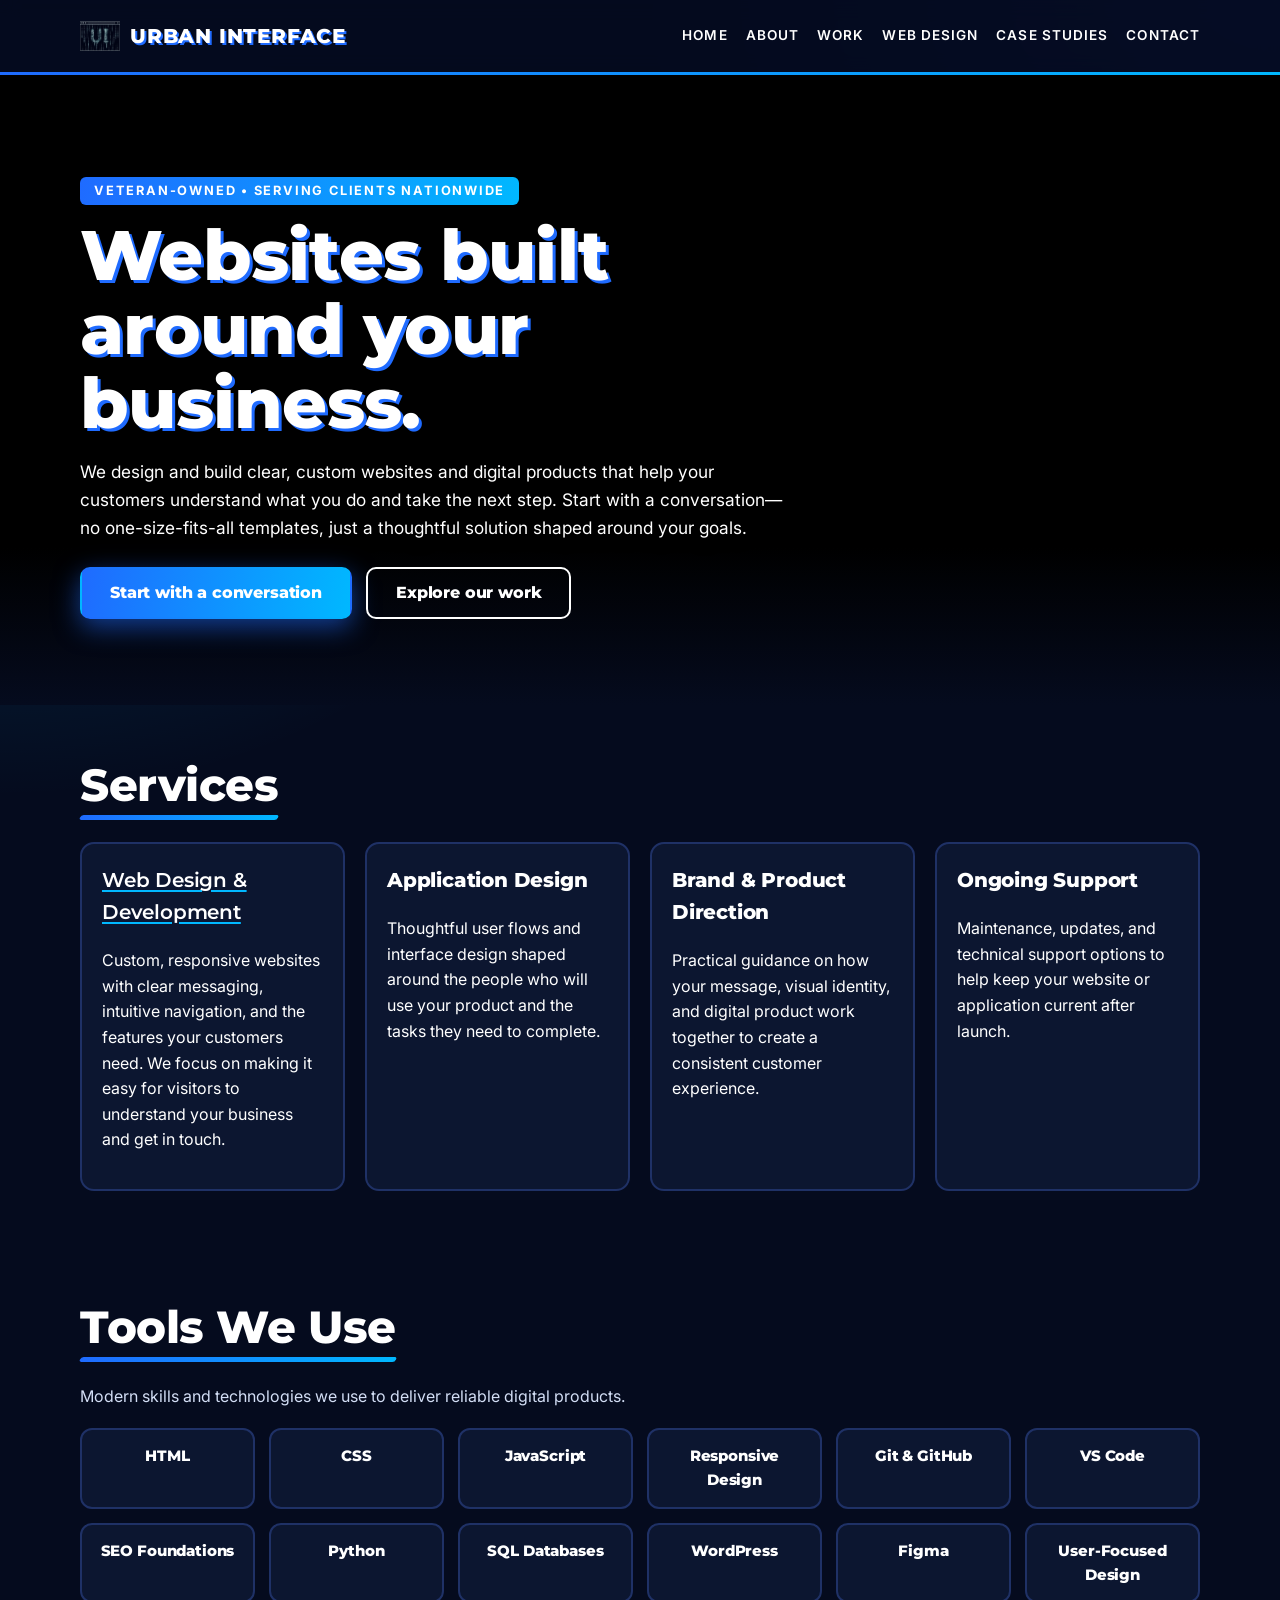
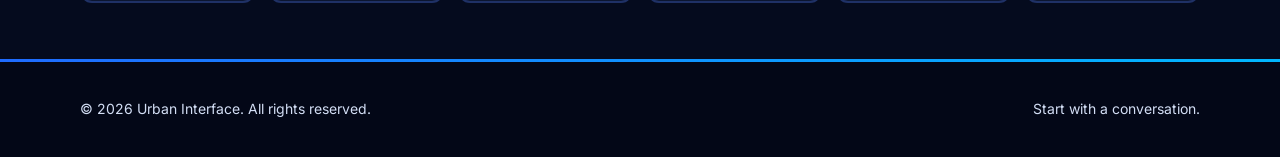
<file: index.html>
<!doctype html>
<html lang="en">
<head>
  <meta charset="UTF-8" />
  <meta name="viewport" content="width=device-width, initial-scale=1.0, viewport-fit=cover" />
  <title>Urban Interface | Web Design &amp; Development</title>
  <meta name="description" content="Urban Interface designs clear, custom websites and digital products for businesses. Veteran-owned and focused on thoughtful design, reliable development, and real customer needs.">
  <link rel="canonical" href="https://urbaninterface.it.com/">
  <link rel="stylesheet" href="styles.css">
</head>
<body>
  <header class="site-header">
    <div class="container nav-wrap">
      <a class="brand" href="index.html">
  <img class="brand-logo" src="image/logo2.jpg" alt="Urban Interface logo" />
  <span class="brand-title">URBAN INTERFACE</span>
</a>
      <button class="menu-btn" id="menuBtn" type="button" aria-label="Open navigation" aria-expanded="false" aria-controls="mainNav">☰</button>
      <nav id="mainNav" aria-label="Main navigation">
        <a href="index.html">Home</a>
        <a href="about.html">About</a>
        <a href="work.html">Work</a>
        <a href="web-design.html">Web Design</a>
        <a href="case-studies.html">Case Studies</a>
        <a href="contact.html">Contact</a>
      </nav>
    </div>
  </header>

  <main>
    <section class="hero hero-bg">
      <video class="hero-video" autoplay muted loop playsinline webkit-playsinline preload="metadata" aria-hidden="true" data-mobile-src="video/Urban Interface 1.mp4">
        <source src="video/Urban Interface 1.mp4" type="video/mp4">
      </video>
      <div class="hero-scrim"></div>

      <div class="container hero-grid hero-content">
        <div>
          <p class="kicker">Veteran-owned • Serving clients nationwide</p>
          <h1>Websites built around your business.</h1>
          <p class="lead">We design and build clear, custom websites and digital products that help your customers understand what you do and take the next step. Start with a conversation—no one-size-fits-all templates, just a thoughtful solution shaped around your goals.</p>
          <div class="cta-row">
            <a class="btn btn-primary" href="contact.html#contact-form">Start with a conversation</a>
            <a class="btn btn-ghost" href="work.html">Explore our work</a>
          </div>
        </div>
      </div>
    </section>

    <section class="section" id="services">
      <div class="container">
        <h2>Services</h2>
        <div class="cards cards-4">
          <article class="card"><h3><a class="web-design-link" href="web-design.html">Web Design &amp; Development</a></h3><p>Custom, responsive websites with clear messaging, intuitive navigation, and the features your customers need. We focus on making it easy for visitors to understand your business and get in touch.</p></article>
          <article class="card"><h3>Application Design</h3><p>Thoughtful user flows and interface design shaped around the people who will use your product and the tasks they need to complete.</p></article>
          <article class="card"><h3>Brand &amp; Product Direction</h3><p>Practical guidance on how your message, visual identity, and digital product work together to create a consistent customer experience.</p></article>
          <article class="card"><h3>Ongoing Support</h3><p>Maintenance, updates, and technical support options to help keep your website or application current after launch.</p></article>
           

        </div>
      </div>
    </section>

    <section class="section" id="tools">
      <div class="container">
        <h2>Tools We Use</h2>
        <p class="section-text">Modern skills and technologies we use to deliver reliable digital products.</p>
        <div class="tools-grid">
          <div class="tool-pill">HTML</div><div class="tool-pill">CSS</div><div class="tool-pill">JavaScript</div>
          <div class="tool-pill">Responsive Design</div><div class="tool-pill">Git &amp; GitHub</div><div class="tool-pill">VS Code</div>
          <div class="tool-pill">SEO Foundations</div><div class="tool-pill">Python</div><div class="tool-pill">SQL Databases</div>
          <div class="tool-pill">WordPress</div><div class="tool-pill">Figma</div><div class="tool-pill">User-Focused Design</div>
        </div>
      </div>
    </section>
  </main>

  <footer class="site-footer">
    <div class="container footer-row">
      <p>© <span id="year"></span> Urban Interface. All rights reserved.</p>
      <p>Start with a conversation.</p>
    </div>
  </footer>
  <a class="call-bar" href="contact.html#contact-form">Request a Consultation</a>
  <script src="script.js"></script>
</body>
</html>
</file>
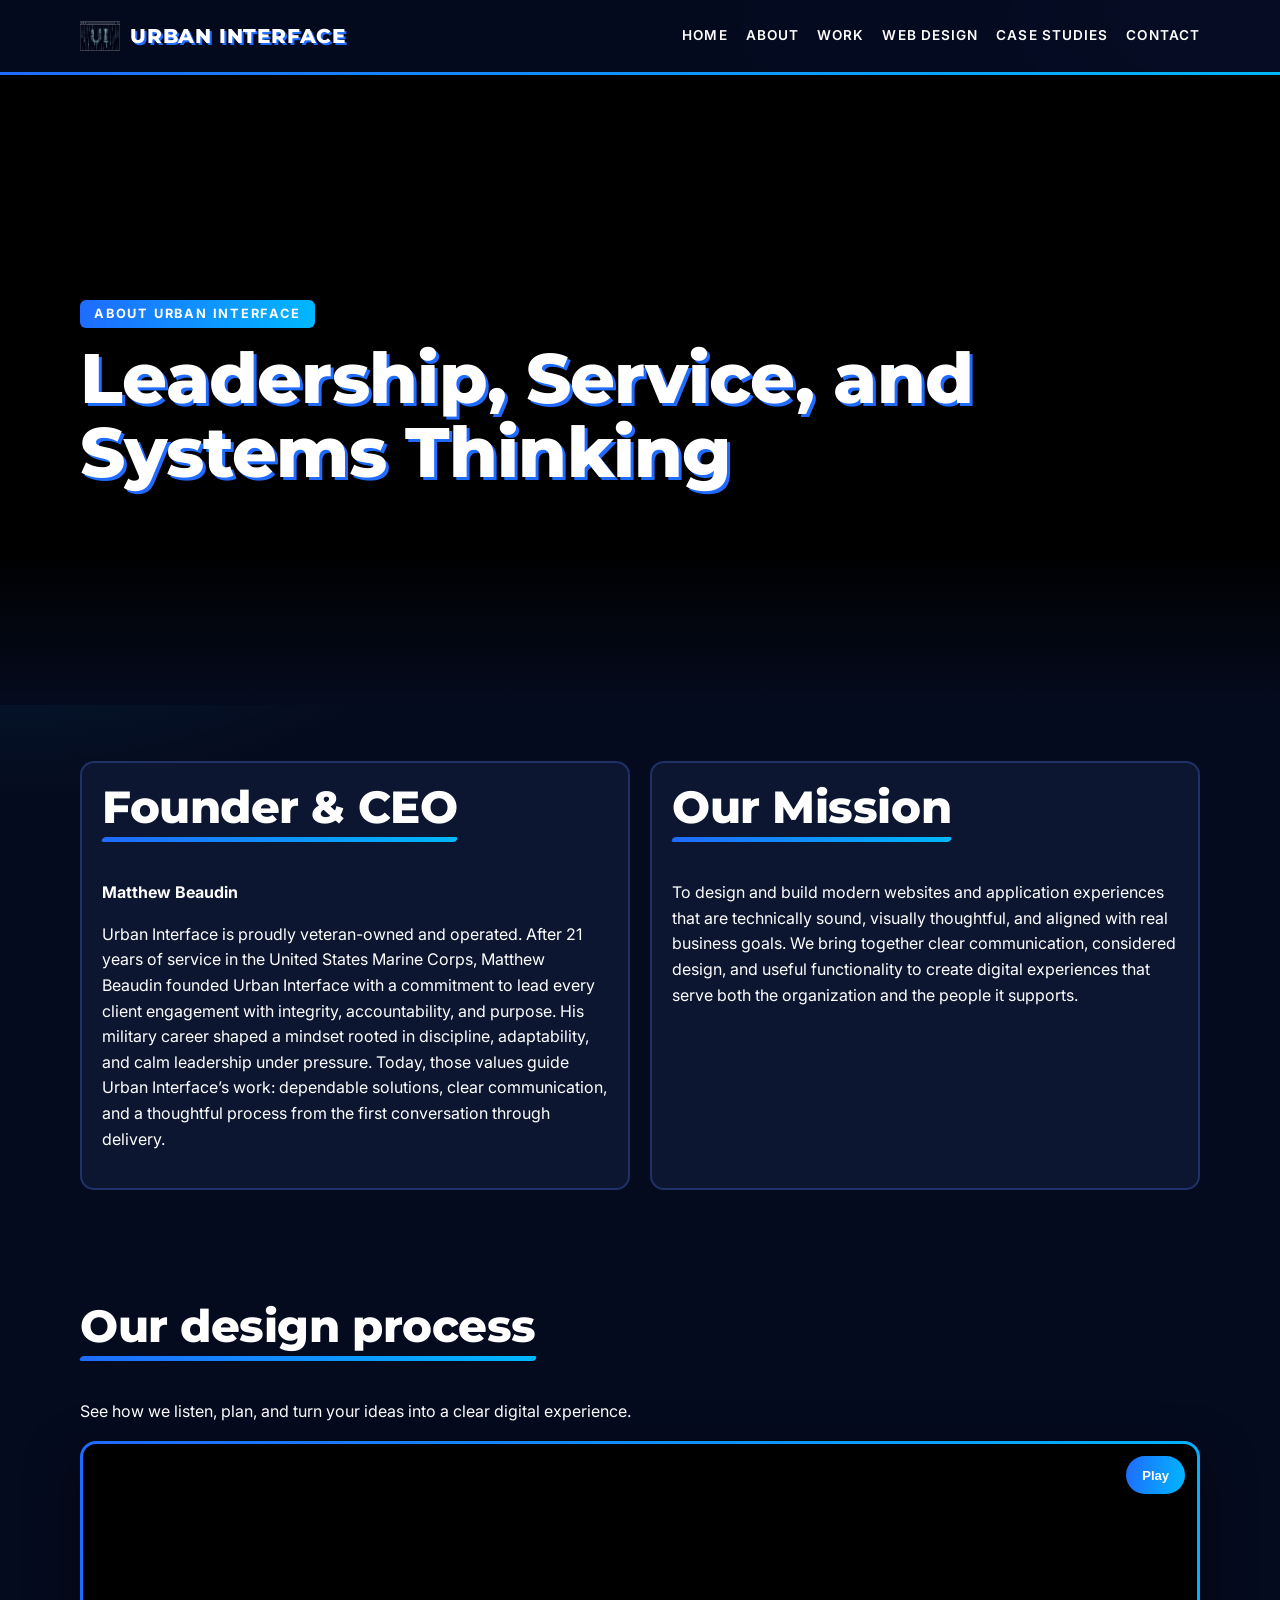
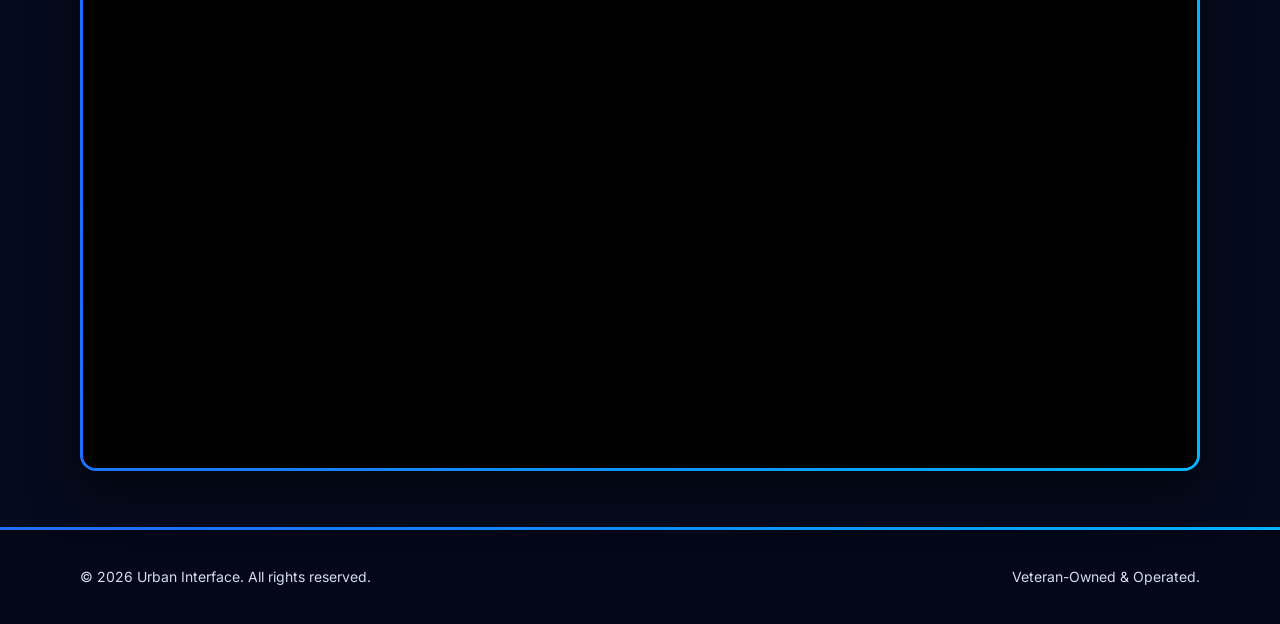
<file: about.html>
<!doctype html>
<html lang="en">
<head>
  <meta charset="UTF-8" />
  <meta name="viewport" content="width=device-width, initial-scale=1.0, viewport-fit=cover" />
 <title>About Urban Interface | Our Mission and Approach</title>
<meta name="description" content="Meet Urban Interface and learn about our mission, leadership, and approach to building modern web and application experiences.">
  <link rel="canonical" href="https://urbaninterface.it.com/about.html">
  <link rel="stylesheet" href="styles.css" />
</head>
<body>
  <header class="site-header">
    <div class="container nav-wrap">
      <a class="brand" href="index.html">
  <img class="brand-logo" src="image/logo2.jpg" alt="Urban Interface logo" />
  <span class="brand-title">URBAN INTERFACE</span>
</a>
      <button class="menu-btn" id="menuBtn" type="button" aria-label="Open navigation" aria-expanded="false" aria-controls="mainNav">☰</button>
      <nav id="mainNav" aria-label="Main navigation">
        <a href="index.html">Home</a><a href="about.html">About</a><a href="work.html">Work</a><a href="web-design.html">Web Design</a><a href="case-studies.html">Case Studies</a><a href="contact.html">Contact</a>
      </nav>
    </div>
  </header>

  <main>
    <section class="hero small-hero hero-bg">
      <video class="hero-video" autoplay muted loop playsinline webkit-playsinline preload="metadata" aria-hidden="true" data-mobile-src="video/Code 1.mp4">
        <source src="video/Code 1.mp4" type="video/mp4">
      </video>
      <div class="hero-scrim"></div>
      <div class="container hero-content">
        <p class="kicker">About Urban Interface</p>
        <h1>Leadership, Service, and Systems Thinking</h1>
      </div>
    </section>

    <section class="section">
      <div class="container about-grid">
        <article class="card">
          <h2>Founder &amp; CEO</h2>
          <p><strong>Matthew Beaudin</strong></p>
          <p>Urban Interface is proudly veteran-owned and operated. After 21 years of service in the United States Marine Corps, Matthew Beaudin founded Urban Interface with a commitment to lead every client engagement with integrity, accountability, and purpose. His military career shaped a mindset rooted in discipline, adaptability, and calm leadership under pressure. Today, those values guide Urban Interface’s work: dependable solutions, clear communication, and a thoughtful process from the first conversation through delivery.</p>
        </article>
        <article class="card">
          <h2>Our Mission</h2>
          <p>To design and build modern websites and application experiences that are technically sound, visually thoughtful, and aligned with real business goals. We bring together clear communication, considered design, and useful functionality to create digital experiences that serve both the organization and the people it supports.</p>
        </article>
      </div>
    </section>

<section class="section video-section">
      <div class="container">
        <h2>Our design process</h2>
        <p>See how we listen, plan, and turn your ideas into a clear digital experience.</p>
        <div class="video-frame bg-video">
          <video playsinline preload="metadata" aria-label="Walkthrough video">
            <source src="video/About.mp4" type="video/mp4" />
          </video>
          <div class="video-overlay">
          </div>
          <button class="video-toggle" type="button" aria-label="Pause background video">Play</button>
        </div>
      </div>
    </section>
  </main>

  <footer class="site-footer">
    <div class="container footer-row">
      <p>© <span id="year"></span> Urban Interface. All rights reserved.</p>
      <p>Veteran-Owned &amp; Operated.</p>
    </div>
  </footer>
  <a class="call-bar" href="contact.html#contact-form">Request a Consultation</a>
  <script src="script.js"></script>
</body>
</html>
</file>
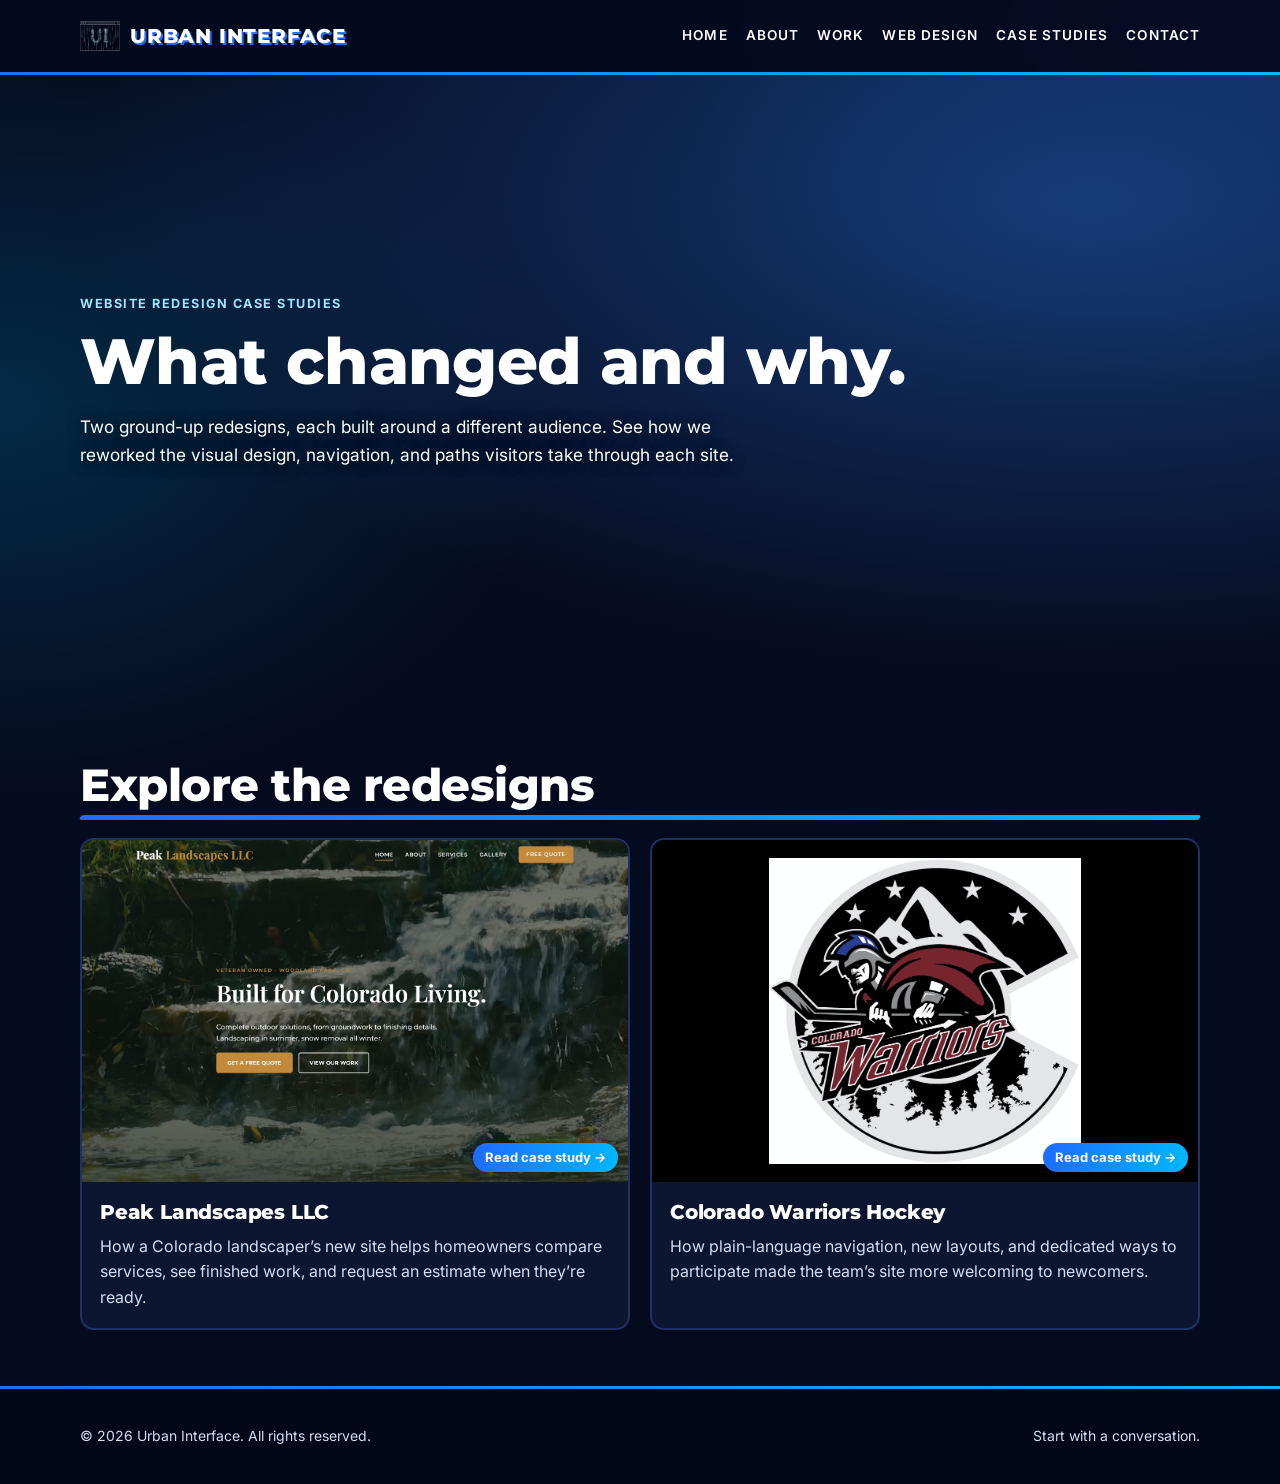
<file: case-studies.html>
<!doctype html>
<html lang="en">
<head>
  <meta charset="UTF-8">
  <meta name="viewport" content="width=device-width, initial-scale=1.0, viewport-fit=cover">
  <title>Website Redesign Case Studies | Urban Interface</title>
  <meta name="description" content="See how Urban Interface rebuilt the Peak Landscapes and Colorado Warriors Hockey websites around what their visitors needed to do.">
  <link rel="canonical" href="https://urbaninterface.it.com/case-studies.html">
  <link rel="stylesheet" href="styles.css">
  <link rel="stylesheet" href="web-design.css">
</head>
<body>
  <header class="site-header">
    <div class="container nav-wrap">
      <a class="brand" href="index.html">
        <img class="brand-logo" src="image/logo2.jpg" alt="">
        <span class="brand-title">URBAN INTERFACE</span>
      </a>
      <button class="menu-btn" id="menuBtn" type="button" aria-label="Open navigation" aria-expanded="false" aria-controls="mainNav">☰</button>
      <nav id="mainNav" aria-label="Main navigation">
        <a href="index.html">Home</a>
        <a href="about.html">About</a>
        <a href="work.html">Work</a>
        <a href="web-design.html">Web Design</a>
        <a href="case-studies.html" aria-current="page">Case Studies</a>
        <a href="contact.html">Contact</a>
      </nav>
    </div>
  </header>

  <main class="design-page">
    <section class="hero hero-bg design-hero design-video-hero" aria-labelledby="case-studies-title">
      <video class="hero-video" muted loop playsinline preload="none" aria-hidden="true" data-src="video/338225%20Medium.mp4"></video>
      <div class="hero-scrim" aria-hidden="true"></div>
      <div class="container hero-content">
        <p class="design-label">Website redesign case studies</p>
        <h1 id="case-studies-title">What changed and why.</h1>
        <p class="lead">Two ground-up redesigns, each built around a different audience. See how we reworked the visual design, navigation, and paths visitors take through each site.</p>
      </div>
    </section>

    <section class="section" aria-labelledby="redesigns-heading">
      <div class="container">
        <h2 class="work-section-title" id="redesigns-heading">Explore the redesigns</h2>
        <div class="work-grid case-study-grid">
          <a class="work-card" href="case-study-peak-landscapes.html">
            <div class="work-thumb"><img src="image/Peak%20Landscapes%20LLC%20.jpg" width="1889" height="938" alt=""><span class="work-badge">Read case study &rarr;</span></div>
            <div class="work-info">
              <h3>Peak Landscapes LLC</h3>
              <p>How a Colorado landscaper’s new site helps homeowners compare services, see finished work, and request an estimate when they’re ready.</p>
            </div>
          </a>
          <a class="work-card" href="case-study-colorado-warriors.html">
            <div class="work-thumb work-thumb-logo"><img src="image/colorado-warriors-logo.png" width="1584" height="1550" alt=""><span class="work-badge">Read case study &rarr;</span></div>
            <div class="work-info">
              <h3>Colorado Warriors Hockey</h3>
              <p>How plain-language navigation, new layouts, and dedicated ways to participate made the team’s site more welcoming to newcomers.</p>
            </div>
          </a>
        </div>
      </div>
    </section>
  </main>

  <footer class="site-footer">
    <div class="container footer-row">
      <p>© <span id="year"></span> Urban Interface. All rights reserved.</p>
      <p>Start with a conversation.</p>
    </div>
  </footer>
  <a class="call-bar" href="contact.html#contact-form">Request a Consultation</a>
  <script src="script.js"></script>
</body>
</html>
</file>
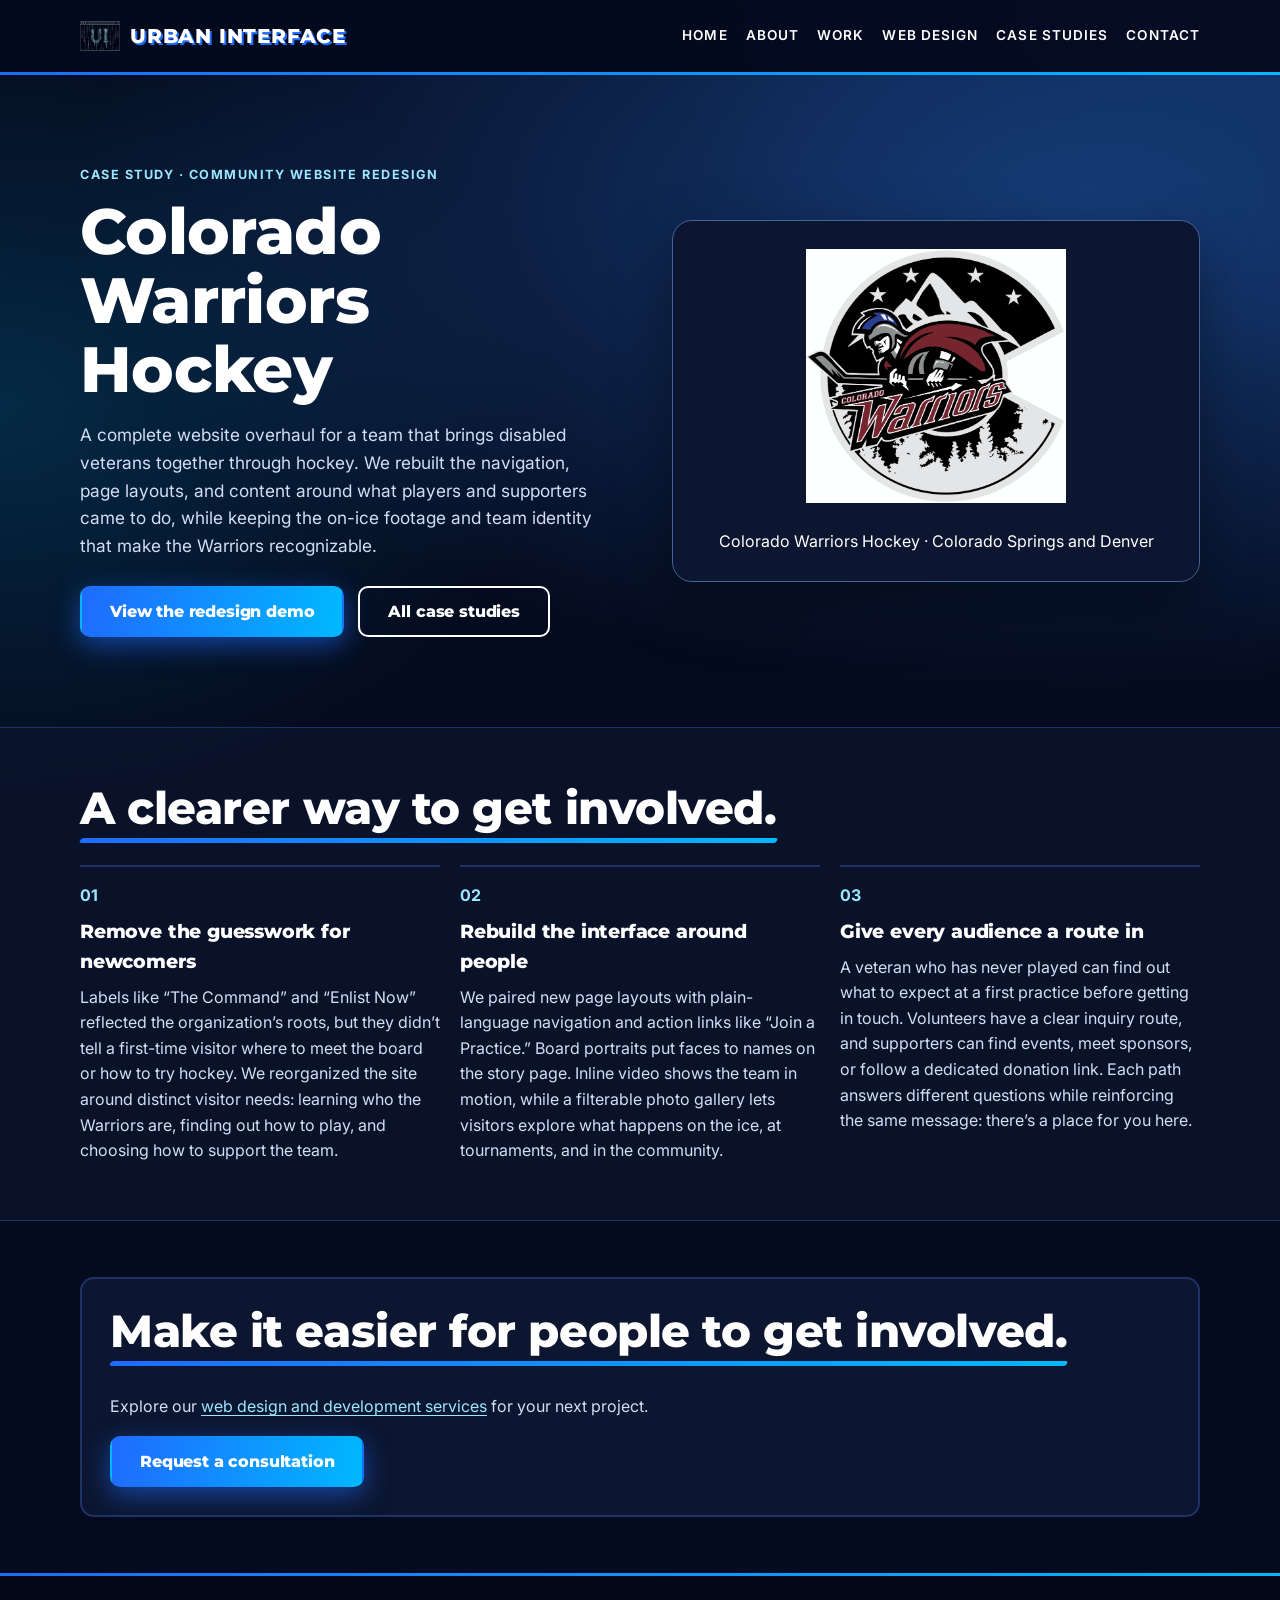
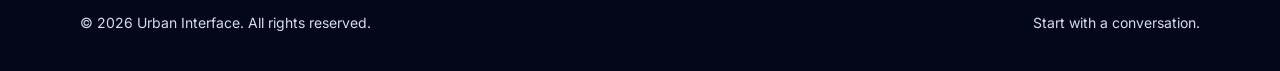
<file: case-study-colorado-warriors.html>
<!doctype html>
<html lang="en">
<head>
  <meta charset="UTF-8">
  <meta name="viewport" content="width=device-width, initial-scale=1.0, viewport-fit=cover">
  <title>Colorado Warriors Hockey Website Redesign Case Study | Urban Interface</title>
  <meta name="description" content="See how Urban Interface simplified the Colorado Warriors Hockey website so disabled veterans and supporters can find clear ways to play, volunteer, or donate.">
  <link rel="canonical" href="https://urbaninterface.it.com/case-study-colorado-warriors.html">
  <link rel="stylesheet" href="styles.css">
  <link rel="stylesheet" href="web-design.css">
</head>
<body>
  <header class="site-header">
    <div class="container nav-wrap">
      <a class="brand" href="index.html">
        <img class="brand-logo" src="image/logo2.jpg" alt="">
        <span class="brand-title">URBAN INTERFACE</span>
      </a>
      <button class="menu-btn" id="menuBtn" type="button" aria-label="Open navigation" aria-expanded="false" aria-controls="mainNav">☰</button>
      <nav id="mainNav" aria-label="Main navigation">
        <a href="index.html">Home</a>
        <a href="about.html">About</a>
        <a href="work.html">Work</a>
        <a href="web-design.html">Web Design</a>
        <a href="case-studies.html">Case Studies</a>
        <a href="contact.html">Contact</a>
      </nav>
    </div>
  </header>

  <main class="design-page">
    <section class="hero design-hero" aria-labelledby="study-title">
      <div class="container design-hero-grid">
        <div>
          <p class="design-label">Case study &middot; Community website redesign</p>
          <h1 id="study-title">Colorado Warriors Hockey</h1>
          <p class="lead">A complete website overhaul for a team that brings disabled veterans together through hockey. We rebuilt the navigation, page layouts, and content around what players and supporters came to do, while keeping the on-ice footage and team identity that make the Warriors recognizable.</p>
          <div class="cta-row">
            <a class="btn btn-primary" href="https://pvwt472v8r-beep.github.io/Colorado-Warriors-Hockey-Organization-/">View the redesign demo</a>
            <a class="btn btn-ghost" href="case-studies.html">All case studies</a>
          </div>
        </div>
        <figure class="design-browser design-project-mark">
          <img src="image/colorado-warriors-logo.png" width="1584" height="1550" alt="Colorado Warriors Hockey logo">
          <figcaption>Colorado Warriors Hockey &middot; Colorado Springs and Denver</figcaption>
        </figure>
      </div>
    </section>

    <section class="section design-process" aria-labelledby="approach-heading">
      <div class="container">
        <h2 id="approach-heading">A clearer way to get involved.</h2>
        <ol class="design-grid design-steps">
          <li><span aria-hidden="true">01</span><h3>Remove the guesswork for newcomers</h3><p>Labels like “The Command” and “Enlist Now” reflected the organization’s roots, but they didn’t tell a first-time visitor where to meet the board or how to try hockey. We reorganized the site around distinct visitor needs: learning who the Warriors are, finding out how to play, and choosing how to support the team.</p></li>
          <li><span aria-hidden="true">02</span><h3>Rebuild the interface around people</h3><p>We paired new page layouts with plain-language navigation and action links like “Join a Practice.” Board portraits put faces to names on the story page. Inline video shows the team in motion, while a filterable photo gallery lets visitors explore what happens on the ice, at tournaments, and in the community.</p></li>
          <li><span aria-hidden="true">03</span><h3>Give every audience a route in</h3><p>A veteran who has never played can find out what to expect at a first practice before getting in touch. Volunteers have a clear inquiry route, and supporters can find events, meet sponsors, or follow a dedicated donation link. Each path answers different questions while reinforcing the same message: there’s a place for you here.</p></li>
        </ol>
      </div>
    </section>

    <section class="section" aria-labelledby="consultation-heading">
      <div class="container work-cta">
        <h2 id="consultation-heading">Make it easier for people to get involved.</h2>
        <p>Explore our <a class="web-design-link" href="web-design.html">web design and development services</a> for your next project.</p>
        <a class="btn btn-primary" href="contact.html#contact-form">Request a consultation</a>
      </div>
    </section>
  </main>

  <footer class="site-footer">
    <div class="container footer-row">
      <p>© <span id="year"></span> Urban Interface. All rights reserved.</p>
      <p>Start with a conversation.</p>
    </div>
  </footer>
  <a class="call-bar" href="contact.html#contact-form">Request a Consultation</a>
  <script src="script.js"></script>
</body>
</html>
</file>
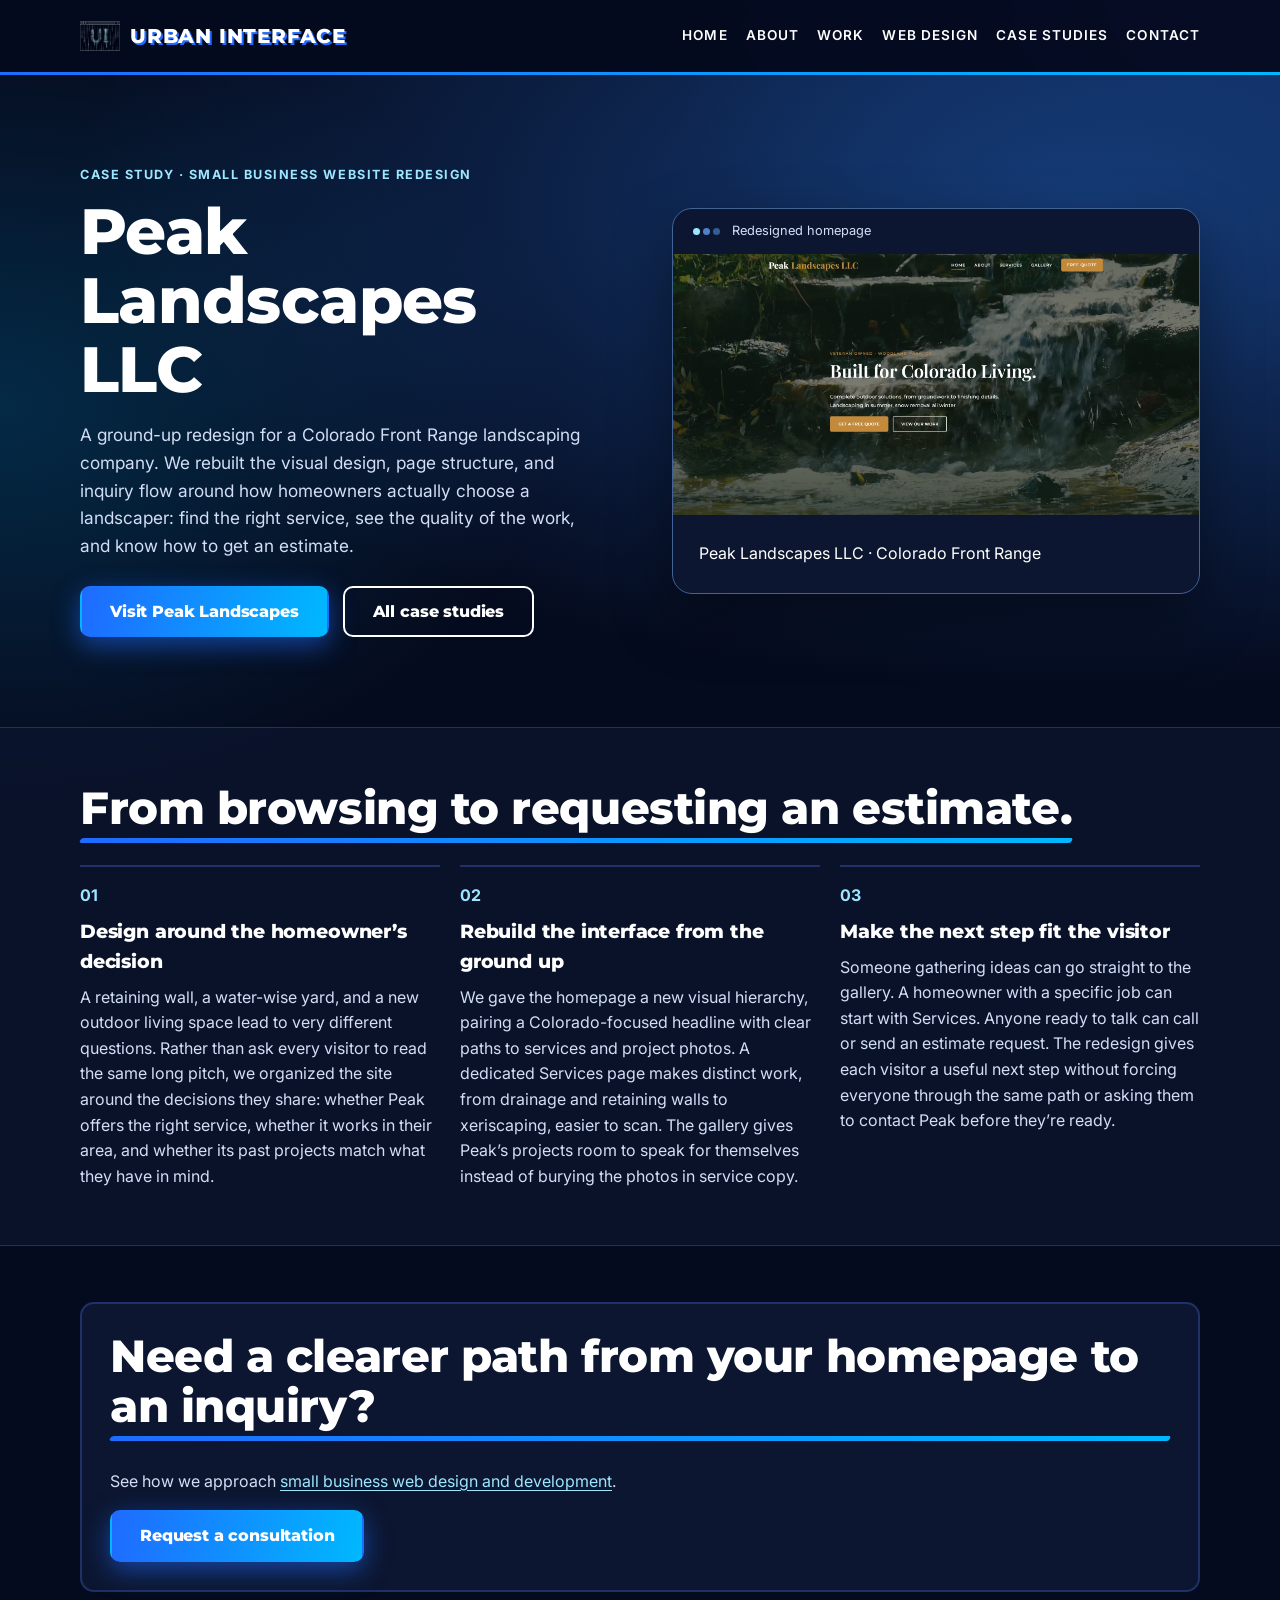
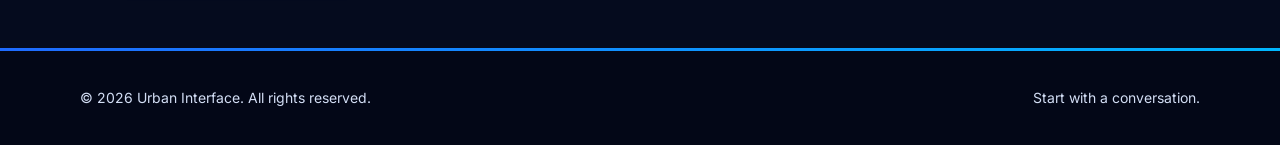
<file: case-study-peak-landscapes.html>
<!doctype html>
<html lang="en">
<head>
  <meta charset="UTF-8">
  <meta name="viewport" content="width=device-width, initial-scale=1.0, viewport-fit=cover">
  <title>Peak Landscapes Website Redesign Case Study | Urban Interface</title>
  <meta name="description" content="See how Urban Interface redesigned Peak Landscapes LLC’s website around clear landscaping services, a project gallery, and a direct path to a free estimate.">
  <link rel="canonical" href="https://urbaninterface.it.com/case-study-peak-landscapes.html">
  <link rel="stylesheet" href="styles.css">
  <link rel="stylesheet" href="web-design.css">
</head>
<body>
  <header class="site-header">
    <div class="container nav-wrap">
      <a class="brand" href="index.html">
        <img class="brand-logo" src="image/logo2.jpg" alt="">
        <span class="brand-title">URBAN INTERFACE</span>
      </a>
      <button class="menu-btn" id="menuBtn" type="button" aria-label="Open navigation" aria-expanded="false" aria-controls="mainNav">☰</button>
      <nav id="mainNav" aria-label="Main navigation">
        <a href="index.html">Home</a>
        <a href="about.html">About</a>
        <a href="work.html">Work</a>
        <a href="web-design.html">Web Design</a>
        <a href="case-studies.html">Case Studies</a>
        <a href="contact.html">Contact</a>
      </nav>
    </div>
  </header>

  <main class="design-page">
    <section class="hero design-hero" aria-labelledby="study-title">
      <div class="container design-hero-grid">
        <div>
          <p class="design-label">Case study &middot; Small business website redesign</p>
          <h1 id="study-title">Peak Landscapes LLC</h1>
          <p class="lead">A ground-up redesign for a Colorado Front Range landscaping company. We rebuilt the visual design, page structure, and inquiry flow around how homeowners actually choose a landscaper: find the right service, see the quality of the work, and know how to get an estimate.</p>
          <div class="cta-row">
            <a class="btn btn-primary" href="https://peaklandscapesllc.com/">Visit Peak Landscapes</a>
            <a class="btn btn-ghost" href="case-studies.html">All case studies</a>
          </div>
        </div>
        <figure class="design-browser">
          <div class="design-browser-bar"><span aria-hidden="true"></span> Redesigned homepage</div>
          <img src="image/Peak%20Landscapes%20LLC%20.jpg" width="1889" height="938" alt="Peak Landscapes homepage with the headline Built for Colorado Living">
          <figcaption>Peak Landscapes LLC &middot; Colorado Front Range</figcaption>
        </figure>
      </div>
    </section>

    <section class="section design-process" aria-labelledby="approach-heading">
      <div class="container">
        <h2 id="approach-heading">From browsing to requesting an estimate.</h2>
        <ol class="design-grid design-steps">
          <li><span aria-hidden="true">01</span><h3>Design around the homeowner’s decision</h3><p>A retaining wall, a water-wise yard, and a new outdoor living space lead to very different questions. Rather than ask every visitor to read the same long pitch, we organized the site around the decisions they share: whether Peak offers the right service, whether it works in their area, and whether its past projects match what they have in mind.</p></li>
          <li><span aria-hidden="true">02</span><h3>Rebuild the interface from the ground up</h3><p>We gave the homepage a new visual hierarchy, pairing a Colorado-focused headline with clear paths to services and project photos. A dedicated Services page makes distinct work, from drainage and retaining walls to xeriscaping, easier to scan. The gallery gives Peak’s projects room to speak for themselves instead of burying the photos in service copy.</p></li>
          <li><span aria-hidden="true">03</span><h3>Make the next step fit the visitor</h3><p>Someone gathering ideas can go straight to the gallery. A homeowner with a specific job can start with Services. Anyone ready to talk can call or send an estimate request. The redesign gives each visitor a useful next step without forcing everyone through the same path or asking them to contact Peak before they’re ready.</p></li>
        </ol>
      </div>
    </section>

    <section class="section" aria-labelledby="consultation-heading">
      <div class="container work-cta">
        <h2 id="consultation-heading">Need a clearer path from your homepage to an inquiry?</h2>
        <p>See how we approach <a class="web-design-link" href="web-design.html">small business web design and development</a>.</p>
        <a class="btn btn-primary" href="contact.html#contact-form">Request a consultation</a>
      </div>
    </section>
  </main>

  <footer class="site-footer">
    <div class="container footer-row">
      <p>© <span id="year"></span> Urban Interface. All rights reserved.</p>
      <p>Start with a conversation.</p>
    </div>
  </footer>
  <a class="call-bar" href="contact.html#contact-form">Request a Consultation</a>
  <script src="script.js"></script>
</body>
</html>
</file>
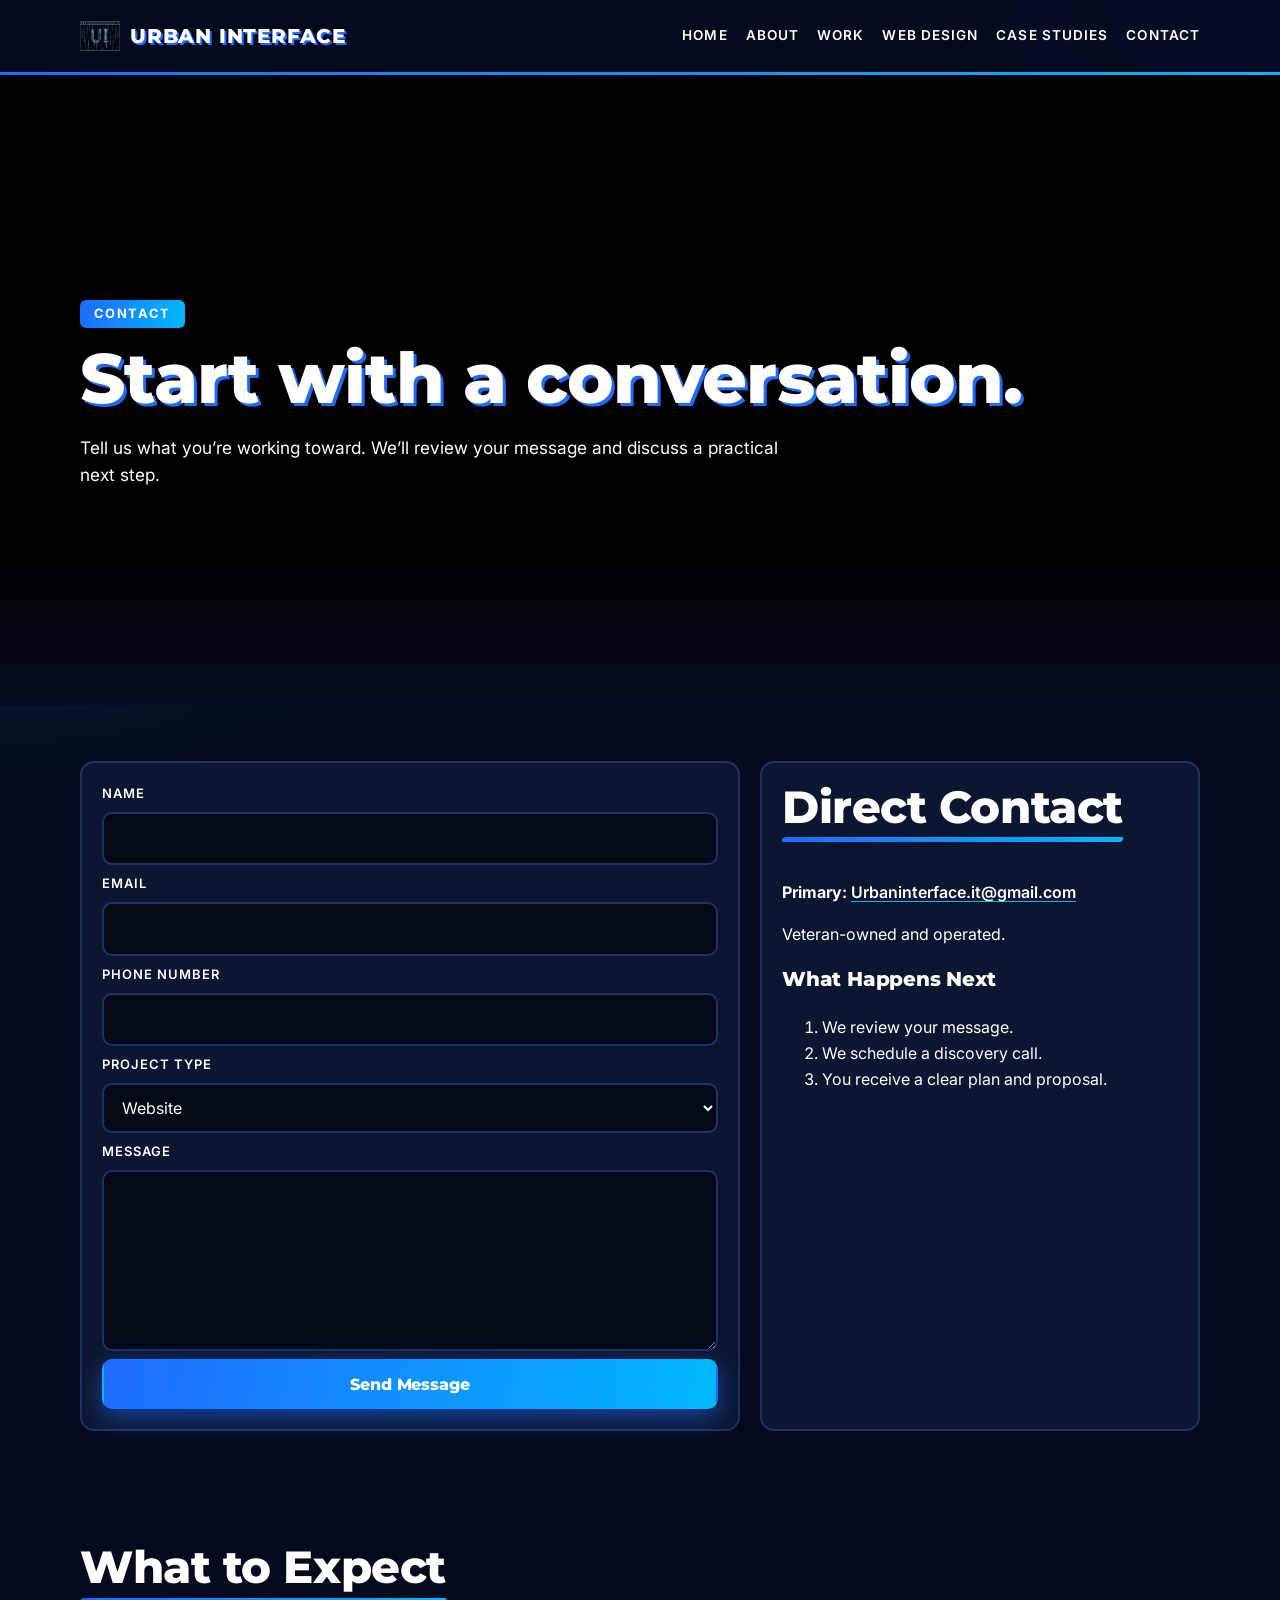
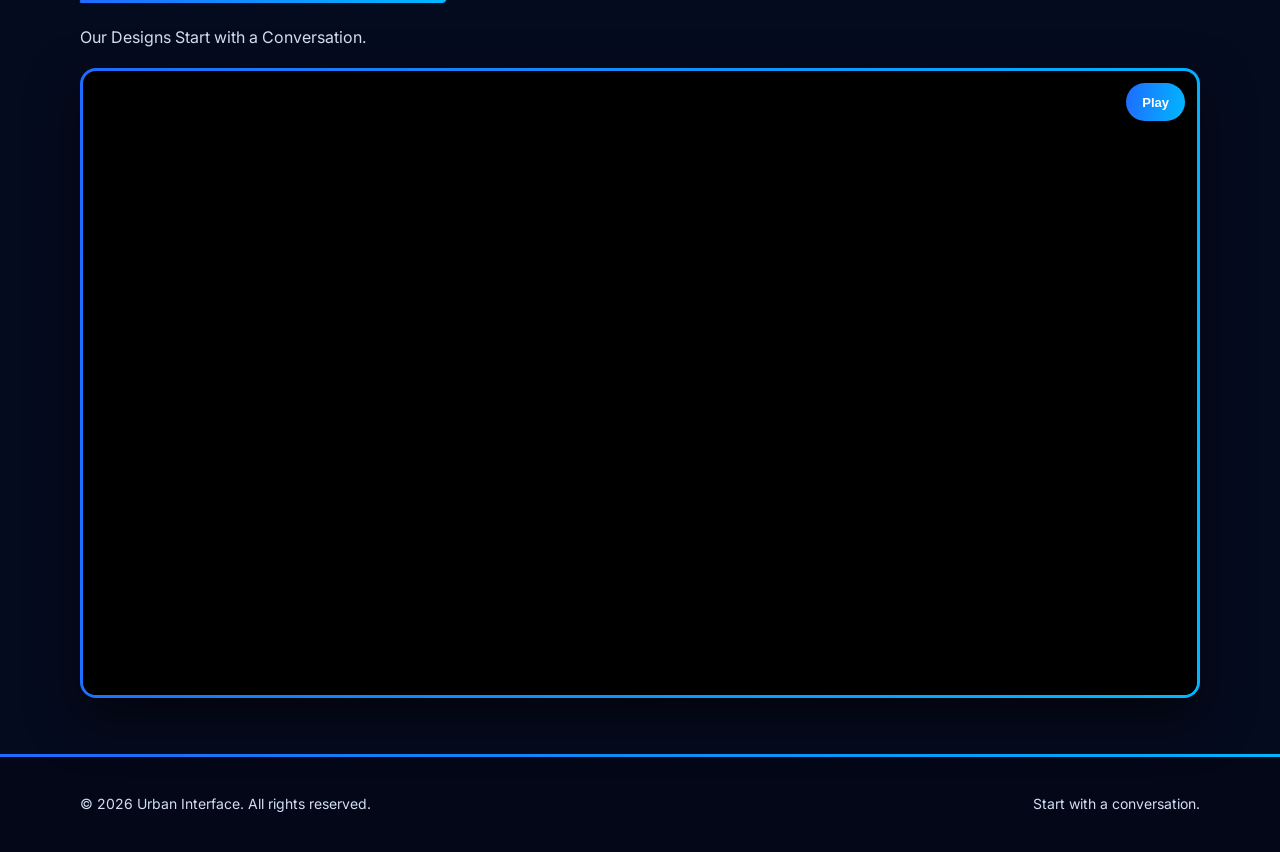
<file: contact.html>
<!doctype html>
<html lang="en">
<head>
  <meta charset="UTF-8" />
  <meta name="viewport" content="width=device-width, initial-scale=1.0, viewport-fit=cover" />
  <title>Contact Urban Interface | Let's Start a Conversation</title>
<meta name="description" content="Contact Urban Interface to discuss your website or application project and the goals you want it to achieve.">
  <link rel="canonical" href="https://urbaninterface.it.com/contact.html">
  <link rel="stylesheet" href="styles.css" />
</head>
<body>
  <header class="site-header">
    <div class="container nav-wrap">
      <a class="brand" href="index.html">
  <img class="brand-logo" src="image/logo2.jpg" alt="Urban Interface logo" />
  <span class="brand-title">URBAN INTERFACE</span>
</a>
      <button class="menu-btn" id="menuBtn" type="button" aria-label="Open navigation" aria-expanded="false" aria-controls="mainNav">☰</button>
      <nav id="mainNav" aria-label="Main navigation">
        <a href="index.html">Home</a><a href="about.html">About</a><a href="work.html">Work</a><a href="web-design.html">Web Design</a><a href="case-studies.html">Case Studies</a><a href="contact.html">Contact</a>
      </nav>
    </div>
  </header>

  <main>
    <section class="hero small-hero hero-bg">
      <video class="hero-video" autoplay muted loop playsinline webkit-playsinline preload="metadata" aria-hidden="true" data-mobile-src="video/contact video.mp4">
        <source src="video/contact video.mp4" type="video/mp4">
      </video>
      <div class="hero-scrim"></div>
      <div class="container hero-content">
        <p class="kicker">Contact</p>
        <h1>Start with a conversation.</h1>
        <p class="lead">Tell us what you’re working toward. We’ll review your message and discuss a practical next step.</p>
      </div>
    </section>

    <section class="section">
      <div class="container contact-grid">
        <form class="card contact-form" id="contact-form"
      action="https://formspree.io/f/xeaanzro"
      method="POST">

  <label for="name">Name</label>
  <input id="name" name="name" type="text" required />

  <label for="email">Email</label>
  <input id="email" name="email" type="email" required />

  <label for="phone">Phone Number</label>
  <input id="phone" name="phone" type="tel" />

  <label for="type">Project Type</label>
  <select id="type" name="project_type">
    <option>Website</option>
    <option>Web App</option>
    <option>Mobile App</option>
    <option>Redesign</option>
    <option>Not Sure Yet</option>
  </select>

  <label for="message">Message</label>
  <textarea id="message" name="message" rows="6" required></textarea>

  <input type="hidden" name="_subject" value="New Urban Interface Contact Form Submission" />

  <button class="btn btn-primary" type="submit">Send Message</button>
</form>

        <aside class="card">
  <h2>Direct Contact</h2>
  <p><strong>Primary:</strong> <a href="mailto:Urbaninterface.it@gmail.com">Urbaninterface.it@gmail.com</a></p>
  
  <p>Veteran-owned and operated.</p>

  <h3>What Happens Next</h3>
  <ol>
    <li>We review your message.</li>
    <li>We schedule a discovery call.</li>
    <li>You receive a clear plan and proposal.</li>
  </ol>
</aside>
      </div>
    </section>

    <section class="section video-section">
      <div class="container">
        <h2>What to Expect</h2>
        <p class="section-text">Our Designs Start with a Conversation.</p>
        <div class="video-frame bg-video">
          <video playsinline preload="metadata" aria-label="Contact process video">
            <source src="video/The Unknown Website.mp4" type="video/mp4" />
          </video>
          <div class="video-overlay">

          </div>
          <button class="video-toggle" type="button" aria-label="Pause background video">Play</button>
        </div>
      </div>
    </section>
  </main>

  <footer class="site-footer">
    <div class="container footer-row">
      <p>© <span id="year"></span> Urban Interface. All rights reserved.</p>
      <p>Start with a conversation.</p>
    </div>
  </footer>
  <a class="call-bar" href="contact.html#contact-form">Request a Consultation</a>
  <script src="script.js"></script>
</body>
</html>
</file>
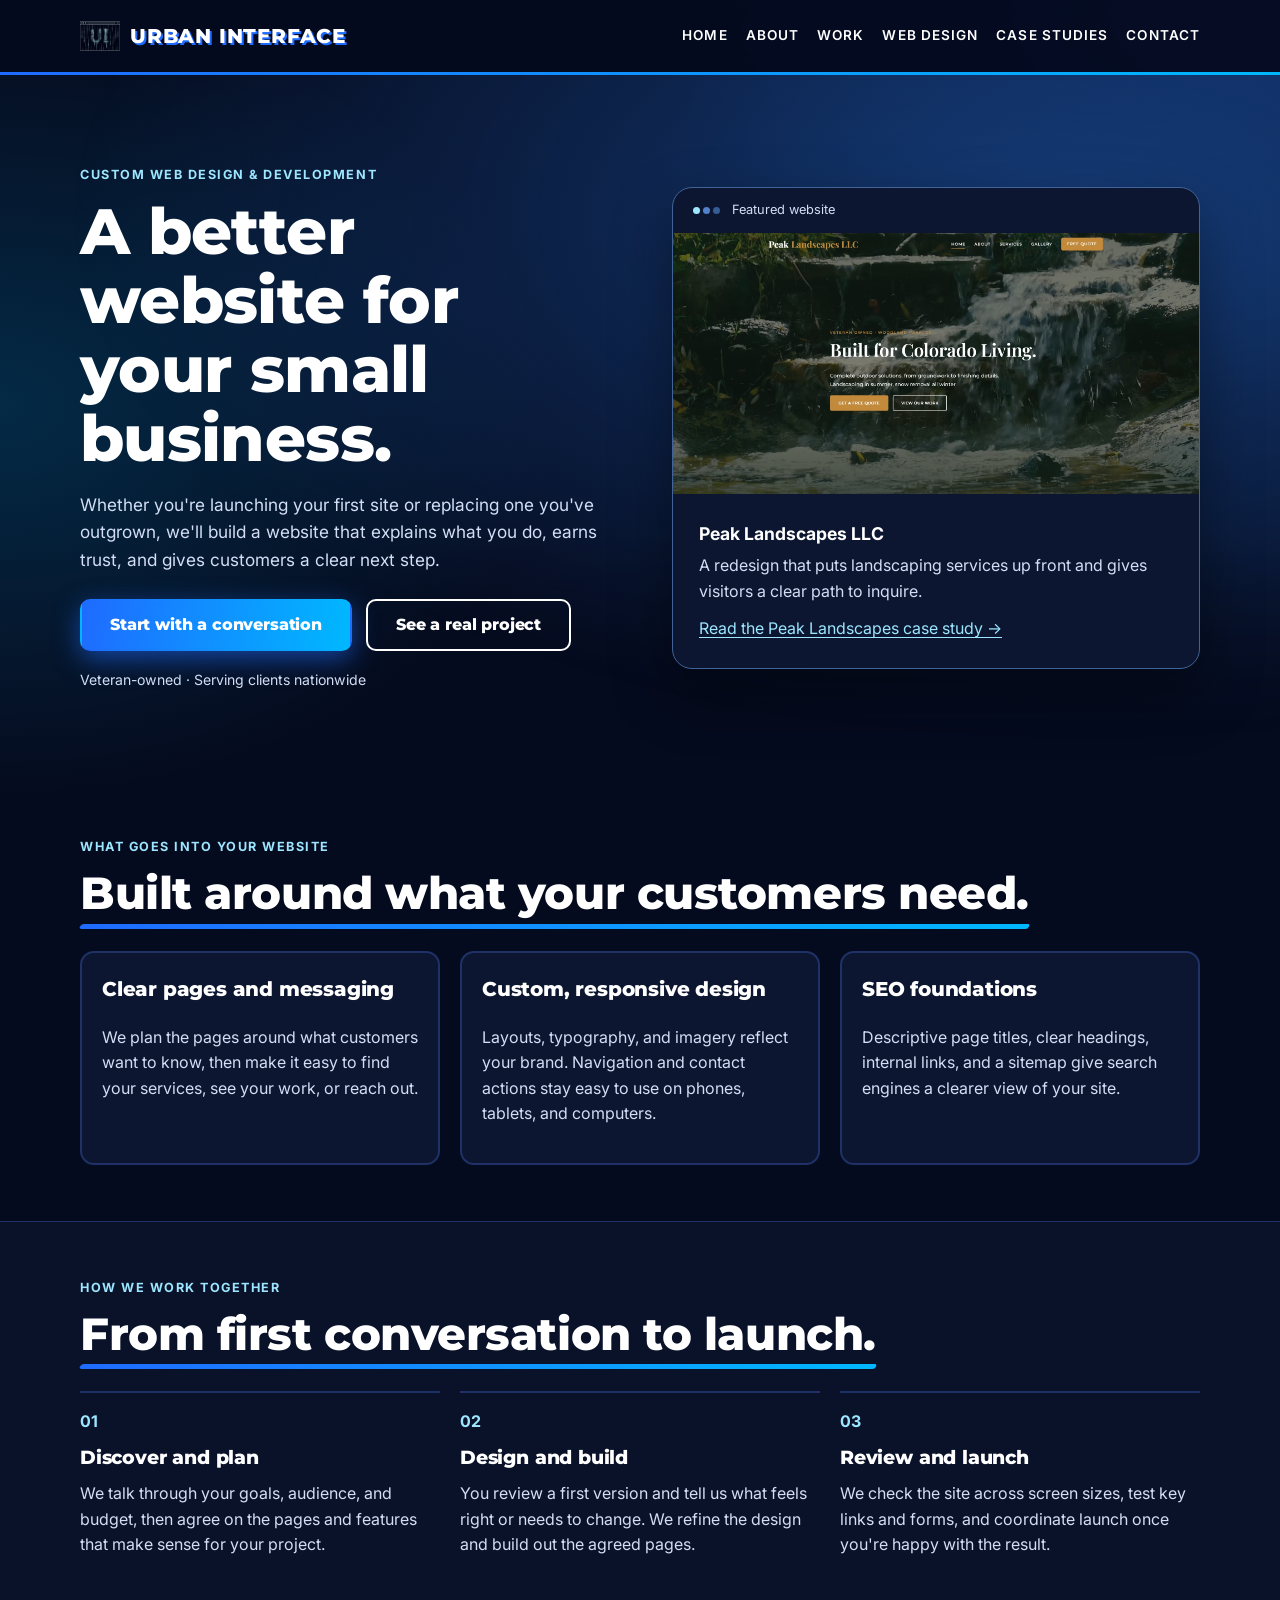
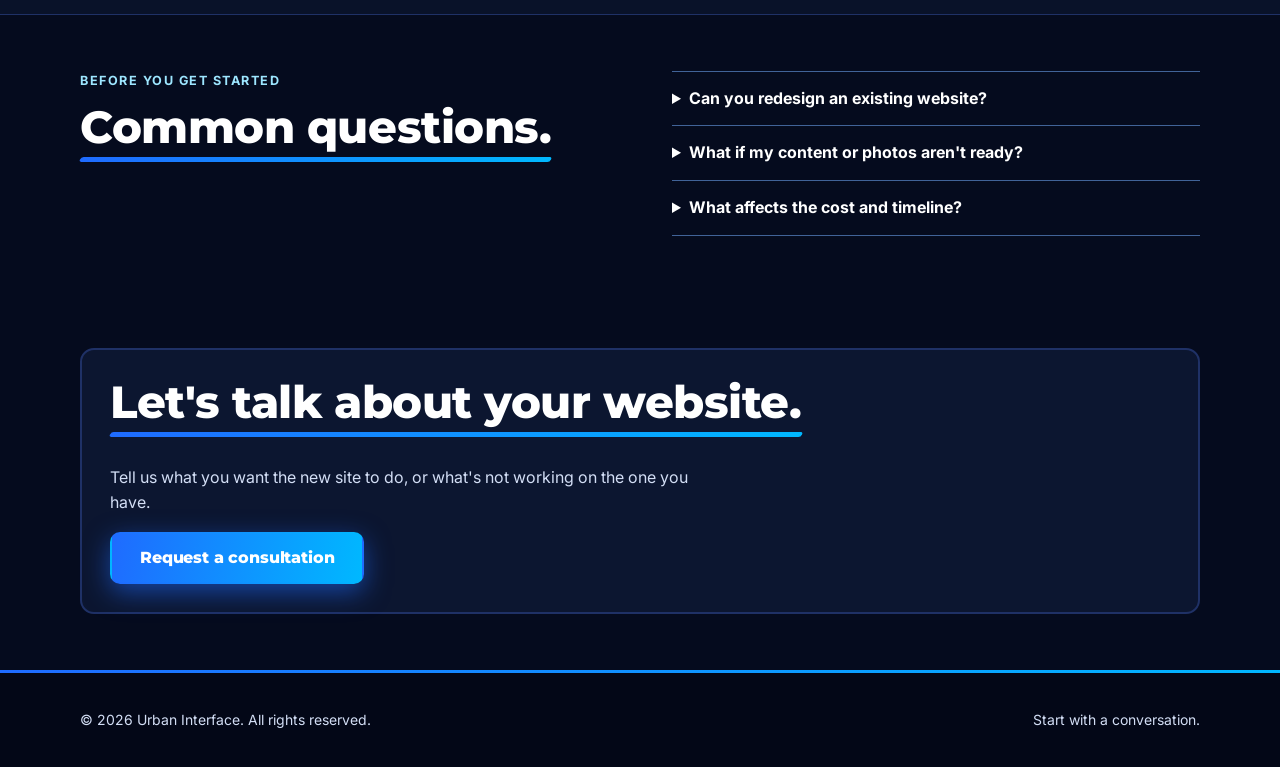
<file: web-design.html>
<!doctype html>
<html lang="en">
<head>
  <meta charset="UTF-8">
  <meta name="viewport" content="width=device-width, initial-scale=1.0, viewport-fit=cover">
  <title>Web Design &amp; Development for Small Businesses | Urban Interface</title>
  <meta name="description" content="Urban Interface designs and builds custom small business websites and redesigns with clear content, mobile-friendly layouts, and SEO foundations.">
  <link rel="canonical" href="https://urbaninterface.it.com/web-design.html">
  <link rel="stylesheet" href="styles.css">
  <link rel="stylesheet" href="web-design.css">
</head>
<body>
  <header class="site-header">
    <div class="container nav-wrap">
      <a class="brand" href="index.html">
        <img class="brand-logo" src="image/logo2.jpg" alt="">
        <span class="brand-title">URBAN INTERFACE</span>
      </a>
      <button class="menu-btn" id="menuBtn" type="button" aria-label="Open navigation" aria-expanded="false" aria-controls="mainNav">☰</button>
      <nav id="mainNav" aria-label="Main navigation">
        <a href="index.html">Home</a>
        <a href="about.html">About</a>
        <a href="work.html">Work</a>
        <a href="web-design.html" aria-current="page">Web Design</a>
        <a href="case-studies.html">Case Studies</a>
        <a href="contact.html">Contact</a>
      </nav>
    </div>
  </header>

  <main class="design-page">
    <section class="hero design-hero design-video-hero web-design-hero" aria-labelledby="design-title">
      <video class="hero-video" muted loop playsinline preload="none" aria-hidden="true" data-src="video/Ai_1.mp4"></video>
      <div class="hero-scrim" aria-hidden="true"></div>
      <div class="container design-hero-grid">
        <div>
          <p class="design-label">Custom web design &amp; development</p>
          <h1 id="design-title">A better website for your small business.</h1>
          <p class="lead">Whether you're launching your first site or replacing one you've outgrown, we'll build a website that explains what you do, earns trust, and gives customers a clear next step.</p>
          <div class="cta-row">
            <a class="btn btn-primary" href="contact.html#contact-form">Start with a conversation</a>
            <a class="btn btn-ghost" href="#featured-project">See a real project</a>
          </div>
          <p class="design-note">Veteran-owned &middot; Serving clients nationwide</p>
        </div>
        <figure class="design-browser" id="featured-project">
          <div class="design-browser-bar"><span aria-hidden="true"></span> Featured website</div>
          <img src="image/Peak%20Landscapes%20LLC%20.jpg" width="1889" height="938" alt="Peak Landscapes LLC homepage">
          <figcaption>
            <strong>Peak Landscapes LLC</strong>
            <p>A redesign that puts landscaping services up front and gives visitors a clear path to inquire.</p>
            <a href="case-study-peak-landscapes.html">Read the Peak Landscapes case study <span aria-hidden="true">&rarr;</span></a>
          </figcaption>
        </figure>
      </div>
    </section>

    <section class="section" aria-labelledby="included-heading">
      <div class="container">
        <p class="design-label">What goes into your website</p>
        <h2 id="included-heading">Built around what your customers need.</h2>
        <div class="design-grid">
          <article class="card">
            <h3>Clear pages and messaging</h3>
            <p>We plan the pages around what customers want to know, then make it easy to find your services, see your work, or reach out.</p>
          </article>
          <article class="card">
            <h3>Custom, responsive design</h3>
            <p>Layouts, typography, and imagery reflect your brand. Navigation and contact actions stay easy to use on phones, tablets, and computers.</p>
          </article>
          <article class="card">
            <h3>SEO foundations</h3>
            <p>Descriptive page titles, clear headings, internal links, and a sitemap give search engines a clearer view of your site.</p>
          </article>
        </div>
      </div>
    </section>

    <section class="section design-process" aria-labelledby="process-heading">
      <div class="container">
        <p class="design-label">How we work together</p>
        <h2 id="process-heading">From first conversation to launch.</h2>
        <ol class="design-grid design-steps">
          <li><span aria-hidden="true">01</span><h3>Discover and plan</h3><p>We talk through your goals, audience, and budget, then agree on the pages and features that make sense for your project.</p></li>
          <li><span aria-hidden="true">02</span><h3>Design and build</h3><p>You review a first version and tell us what feels right or needs to change. We refine the design and build out the agreed pages.</p></li>
          <li><span aria-hidden="true">03</span><h3>Review and launch</h3><p>We check the site across screen sizes, test key links and forms, and coordinate launch once you're happy with the result.</p></li>
        </ol>
      </div>
    </section>

    <section class="section" aria-labelledby="questions-heading">
      <div class="container design-questions">
        <div>
          <p class="design-label">Before you get started</p>
          <h2 id="questions-heading">Common questions.</h2>
        </div>
        <div class="design-faq">
          <details>
            <summary>Can you redesign an existing website?</summary>
            <p>Yes. We'll look at what's already working, what visitors struggle to find, and what should carry over before deciding what to rebuild.</p>
          </details>
          <details>
            <summary>What if my content or photos aren't ready?</summary>
            <p>We can start with the material you have and identify what you still need, such as project photos, service descriptions, or a team introduction.</p>
          </details>
          <details>
            <summary>What affects the cost and timeline?</summary>
            <p>The number of pages, the features you need, and how much content is ready all affect the scope. We'll discuss those details before you commit.</p>
          </details>
        </div>
      </div>
    </section>

    <section class="section" aria-labelledby="consultation-heading">
      <div class="container work-cta">
        <h2 id="consultation-heading">Let's talk about your website.</h2>
        <p>Tell us what you want the new site to do, or what's not working on the one you have.</p>
        <a class="btn btn-primary" href="contact.html#contact-form">Request a consultation</a>
      </div>
    </section>
  </main>

  <footer class="site-footer">
    <div class="container footer-row">
      <p>© <span id="year"></span> Urban Interface. All rights reserved.</p>
      <p>Start with a conversation.</p>
    </div>
  </footer>
  <a class="call-bar" href="contact.html#contact-form">Request a Consultation</a>
  <script src="script.js"></script>
</body>
</html>
</file>
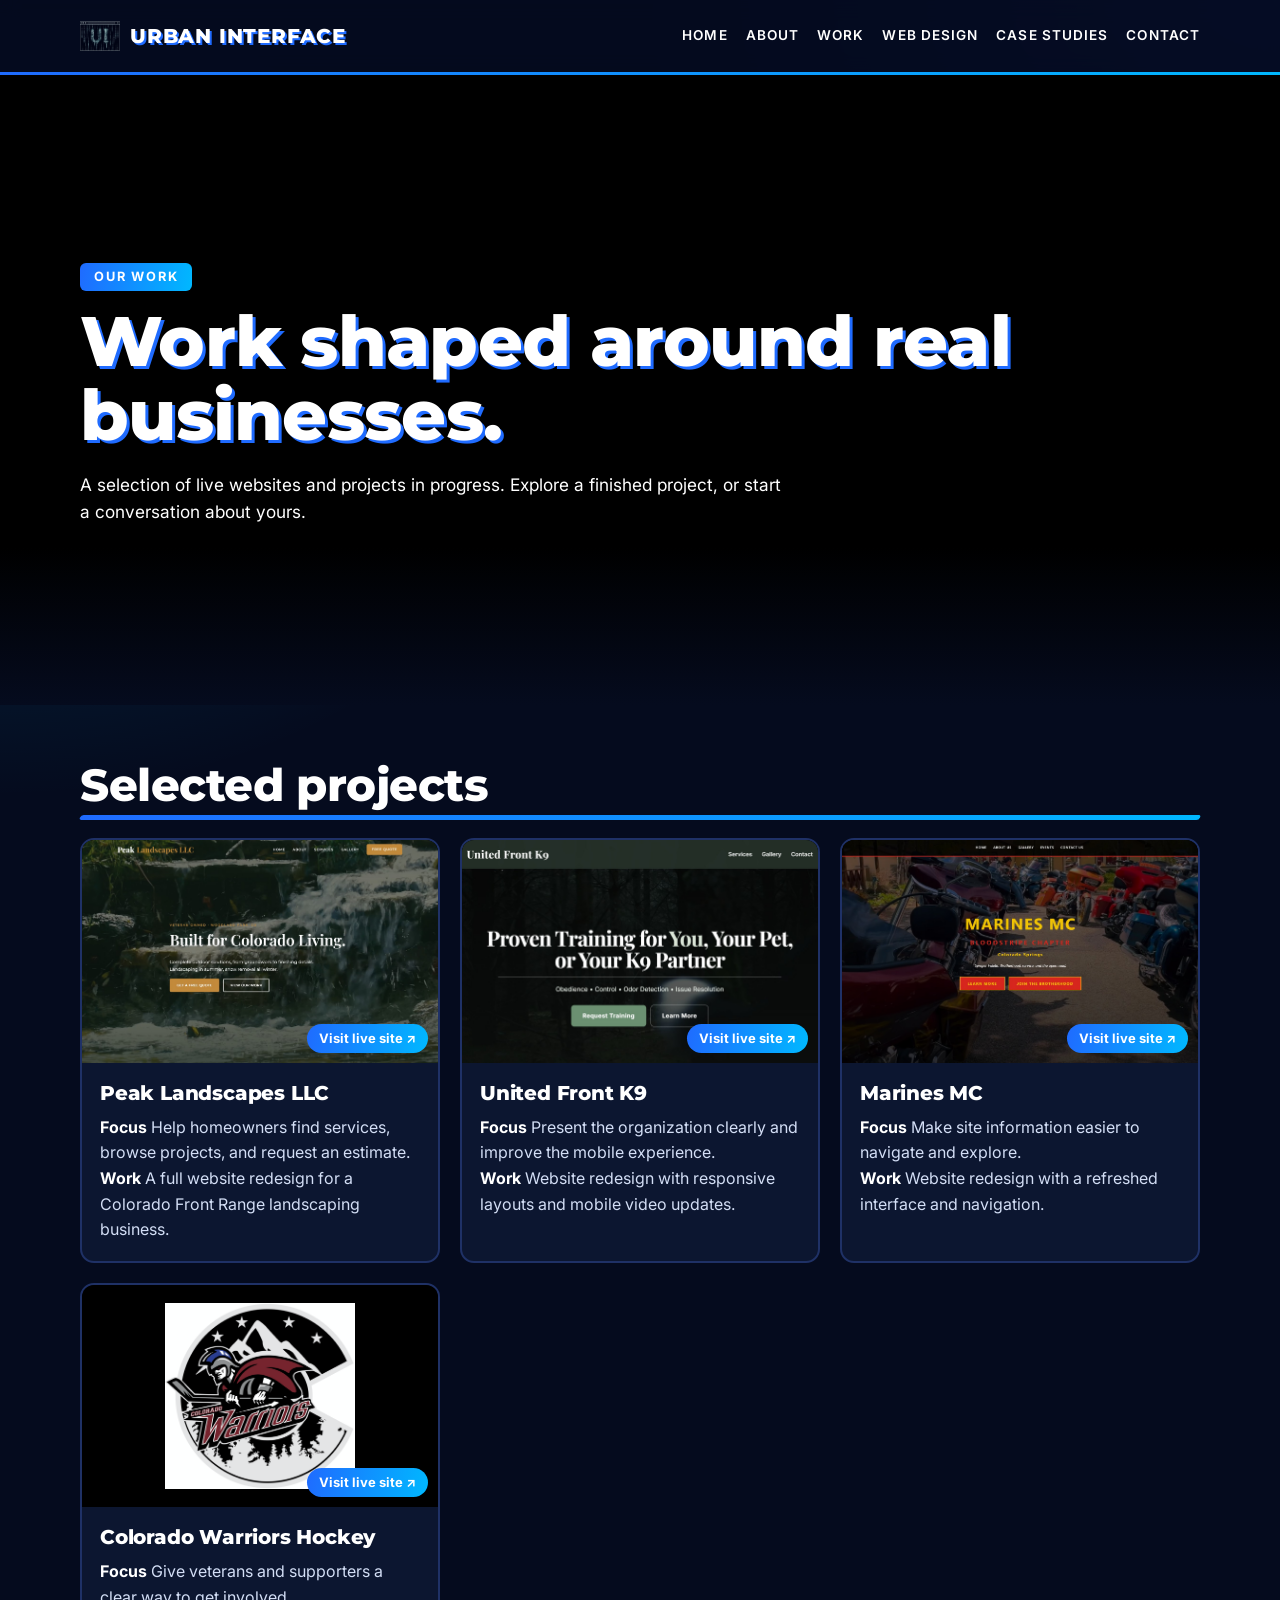
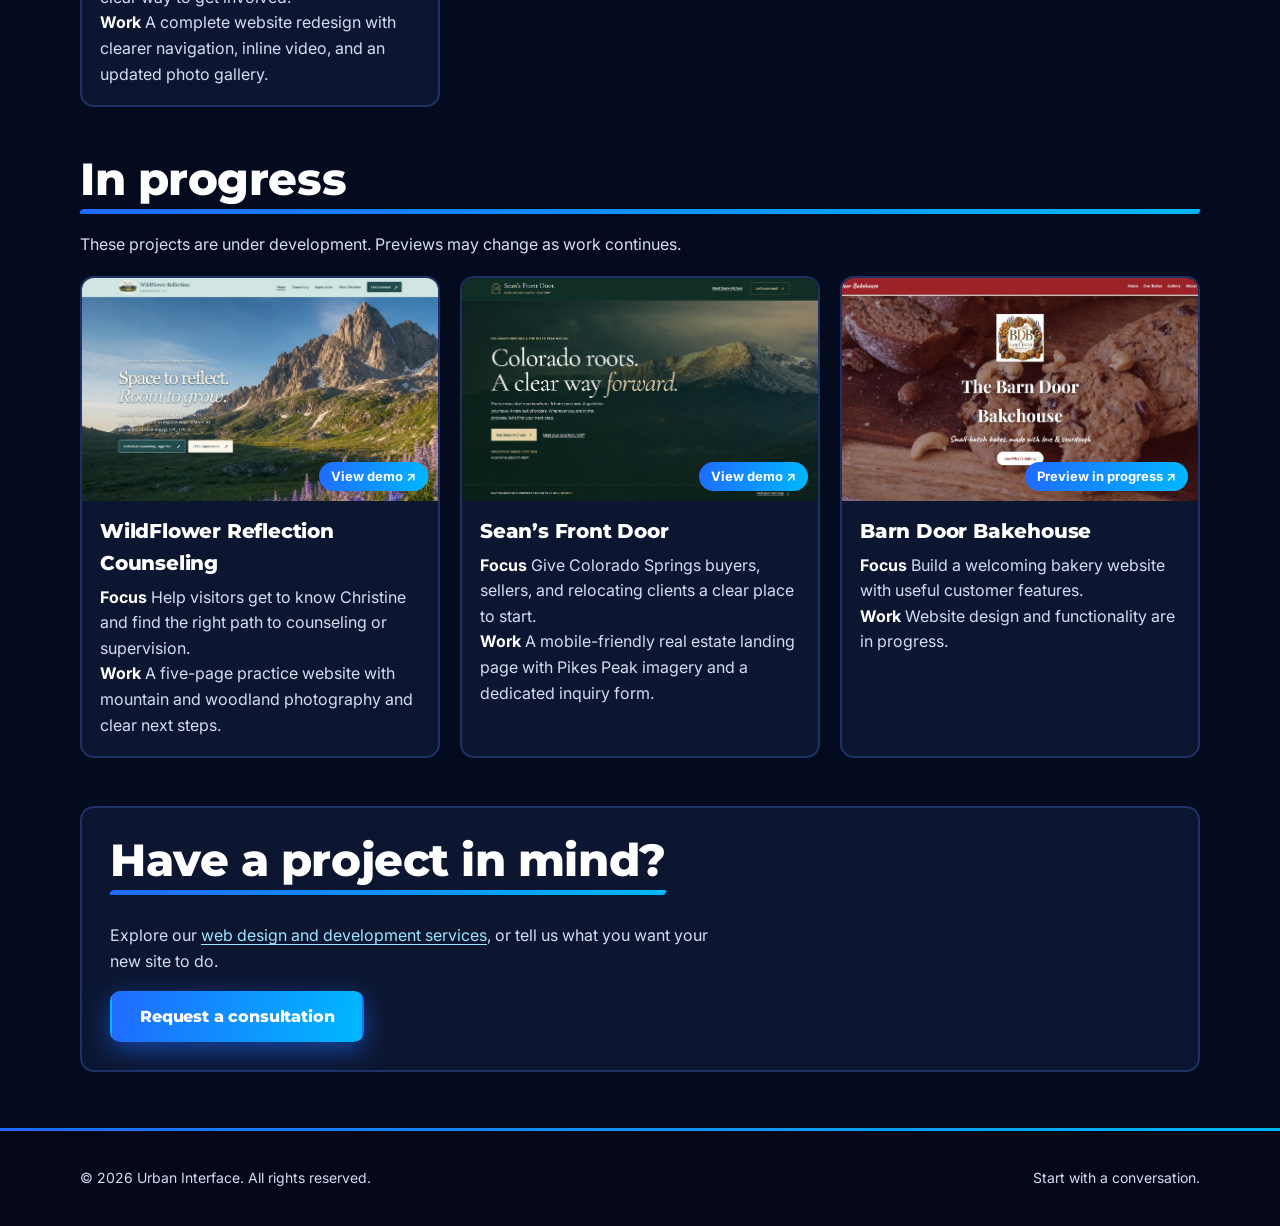
<file: work.html>
<!doctype html>
<html lang="en">
<head>
  <meta charset="UTF-8" />
  <meta name="viewport" content="width=device-width, initial-scale=1.0, viewport-fit=cover" />
  <title>Our Work | Urban Interface</title>
  <meta name="description" content="Explore selected Urban Interface website projects, including redesigns, responsive experiences, and work currently in progress.">
  <link rel="canonical" href="https://urbaninterface.it.com/work.html">
  <link rel="stylesheet" href="styles.css" />
</head>
<body>
  <header class="site-header">
    <div class="container nav-wrap">
     <a class="brand" href="index.html">
  <img class="brand-logo" src="image/logo2.jpg" alt="Urban Interface logo" />
  <span class="brand-title">URBAN INTERFACE</span>
</a>
      <button class="menu-btn" id="menuBtn" type="button" aria-label="Open navigation" aria-expanded="false" aria-controls="mainNav">☰</button>
      <nav id="mainNav" aria-label="Main navigation">
        <a href="index.html">Home</a><a href="about.html">About</a><a href="work.html">Work</a><a href="web-design.html">Web Design</a><a href="case-studies.html">Case Studies</a><a href="contact.html">Contact</a>
      </nav>
    </div>
  </header>

  <main>
    <section class="hero small-hero hero-bg">
      <video class="hero-video" autoplay muted loop playsinline webkit-playsinline preload="metadata" aria-hidden="true" data-mobile-src="video/video_1.mp4">
        <source src="video/video_1.mp4" type="video/mp4">
      </video>
      <div class="hero-scrim"></div>
      <div class="container hero-content">
        <p class="kicker">Our Work</p>
        <h1>Work shaped around real businesses.</h1>
        <p class="lead">A selection of live websites and projects in progress. Explore a finished project, or start a conversation about yours.</p>
      </div>
    </section>

    <section class="section">
      <div class="container">
        <h2 class="work-section-title">Selected projects</h2>
        <div class="work-grid">
          <a class="work-card" href="https://peaklandscapesllc.com/" target="_blank" rel="noopener noreferrer">
            <div class="work-thumb"><img src="image/Peak%20Landscapes%20LLC%20.jpg" alt="" loading="lazy"><span class="work-badge">Visit live site ↗</span></div>
            <div class="work-info"><h3>Peak Landscapes LLC</h3><p><strong>Focus</strong> Help homeowners find services, browse projects, and request an estimate.</p><p><strong>Work</strong> A full website redesign for a Colorado Front Range landscaping business.</p></div>
          </a>
          <a class="work-card" href="https://ufk9.com" target="_blank" rel="noopener noreferrer">
            <div class="work-thumb"><img src="image/UFK9 .jpg" alt="United Front K9 website homepage" loading="lazy"><span class="work-badge">Visit live site ↗</span></div>
            <div class="work-info"><h3>United Front K9</h3><p><strong>Focus</strong> Present the organization clearly and improve the mobile experience.</p><p><strong>Work</strong> Website redesign with responsive layouts and mobile video updates.</p></div>
          </a>
          <a class="work-card" href="https://mmcbloodstripe.com" target="_blank" rel="noopener noreferrer">
            <div class="work-thumb"><img src="image/MMC Website.jpg" alt="Marines MC website homepage" loading="lazy"><span class="work-badge">Visit live site ↗</span></div>
            <div class="work-info"><h3>Marines MC</h3><p><strong>Focus</strong> Make site information easier to navigate and explore.</p><p><strong>Work</strong> Website redesign with a refreshed interface and navigation.</p></div>
          </a>
          <a class="work-card" href="https://coloradowarriorshockey.org/" target="_blank" rel="noopener noreferrer">
            <div class="work-thumb work-thumb-logo"><img src="image/colorado-warriors-logo.png" alt="" loading="lazy"><span class="work-badge">Visit live site ↗</span></div>
            <div class="work-info"><h3>Colorado Warriors Hockey</h3><p><strong>Focus</strong> Give veterans and supporters a clear way to get involved.</p><p><strong>Work</strong> A complete website redesign with clearer navigation, inline video, and an updated photo gallery.</p></div>
          </a>
        </div>

        <section class="work-progress" aria-labelledby="progress-heading">
          <h2 class="work-section-title" id="progress-heading">In progress</h2>
          <p class="section-text">These projects are under development. Previews may change as work continues.</p>
          <div class="work-grid">
            <a class="work-card" href="https://pvwt472v8r-beep.github.io/Wild-Flower-Reflection-Counseling-LLC/" target="_blank" rel="noopener noreferrer">
              <div class="work-thumb"><img src="image/WildFlower%20Reflection.jpg" alt="WildFlower Reflection Counseling homepage" loading="lazy" decoding="async"><span class="work-badge">View demo ↗</span></div>
              <div class="work-info"><h3>WildFlower Reflection Counseling</h3><p><strong>Focus</strong> Help visitors get to know Christine and find the right path to counseling or supervision.</p><p><strong>Work</strong> A five-page practice website with mountain and woodland photography and clear next steps.</p></div>
            </a>
            <a class="work-card" href="https://pvwt472v8r-beep.github.io/Sean-Michaels-Front-Door/" target="_blank" rel="noopener noreferrer">
              <div class="work-thumb"><img src="image/Front%20Door.jpg" alt="Sean’s Front Door real estate homepage" loading="lazy" decoding="async"><span class="work-badge">View demo ↗</span></div>
              <div class="work-info"><h3>Sean’s Front Door</h3><p><strong>Focus</strong> Give Colorado Springs buyers, sellers, and relocating clients a clear place to start.</p><p><strong>Work</strong> A mobile-friendly real estate landing page with Pikes Peak imagery and a dedicated inquiry form.</p></div>
            </a>
            <a class="work-card" href="https://pvwt472v8r-beep.github.io/Barn-Door-Bakehouse/" target="_blank" rel="noopener noreferrer">
              <div class="work-thumb"><img src="image/Barn Door Bakehouse.jpg" alt="Barn Door Bakehouse website preview" loading="lazy"><span class="work-badge">Preview in progress ↗</span></div>
              <div class="work-info"><h3>Barn Door Bakehouse</h3><p><strong>Focus</strong> Build a welcoming bakery website with useful customer features.</p><p><strong>Work</strong> Website design and functionality are in progress.</p></div>
            </a>
          </div>
        </section>

        <div class="work-cta">
          <h2>Have a project in mind?</h2>
          <p>Explore our <a class="web-design-link" href="web-design.html">web design and development services</a>, or tell us what you want your new site to do.</p>
          <a class="btn btn-primary" href="contact.html#contact-form">Request a consultation</a>
        </div>
      </div>
    </section>
  </main>

  <footer class="site-footer">
    <div class="container footer-row">
      <p>© <span id="year"></span> Urban Interface. All rights reserved.</p>
      <p>Start with a conversation.</p>
    </div>
  </footer>
  <a class="call-bar" href="contact.html#contact-form">Request a Consultation</a>
  <script src="script.js"></script>
</body>
</html>
</file>
<file: styles.css>
@import url("https://fonts.googleapis.com/css2?family=Montserrat:wght@700;800;900&family=Inter:wght@400;500;600;700&display=swap");

:root {
  --bg: #050b1e;
  --panel: #0c1630;
  --line: #1f3166;
  --text: #ffffff;
  --muted: #d3def5;
  --g1: #1f6bff;
  --g2: #00b8ff;
  --grad: linear-gradient(100deg, var(--g1), var(--g2));
  --accent: var(--g1);
  --on-accent: #ffffff;
}

/* Clickable gradients */
[data-hue="lime"]    { --g1: #1f6bff; --g2: #00b8ff; }
[data-hue="magenta"] { --g1: #3b3bff; --g2: #4d9bff; }
[data-hue="cyan"]    { --g1: #0093ff; --g2: #00e5ff; }
[data-hue="orange"]  { --g1: #5a2dff; --g2: #2fb4ff; }
[data-hue="yellow"]  { --g1: #0a57ff; --g2: #6fd6ff; }

* {
  box-sizing: border-box;
}

html,
body {
  margin: 0;
  padding: 0;
}

html {
  overflow-x: clip;
}

img,
video {
  max-width: 100%;
}

body {
  color: var(--text);
  background:
    radial-gradient(900px 560px at 100% 0%, color-mix(in srgb, var(--g1) 30%, transparent), transparent 70%),
    radial-gradient(800px 560px at 0% 45%, color-mix(in srgb, var(--g2) 18%, transparent), transparent 70%),
    var(--bg);
  background-attachment: fixed;
  font-family: "Inter", "Segoe UI", Roboto, Arial, sans-serif;
  line-height: 1.6;
  -webkit-text-size-adjust: 100%;
}

h1,
h2,
h3,
.brand-title,
.btn,
.tool-pill {
  font-family: "Montserrat", "Inter", "Segoe UI", sans-serif;
  font-weight: 800;
  letter-spacing: -0.01em;
  text-transform: none;
}

.container {
  width: min(1120px, 92%);
  margin-inline: auto;
}

/* Header */
.site-header {
  position: sticky;
  top: 0;
  z-index: 20;
  padding-top: env(safe-area-inset-top);
  background: rgba(5, 11, 30, 0.9);
  backdrop-filter: blur(10px);
  border-bottom: 3px solid transparent;
  border-image: var(--grad) 1;
}

.nav-wrap {
  display: flex;
  align-items: center;
  justify-content: space-between;
  gap: 12px;
  min-height: 72px;
}

.brand {
  text-decoration: none;
}

.brand-title {
  display: inline-block;
  color: #fff;
  font-size: 1.25rem;
  letter-spacing: 0.04em;
  text-transform: uppercase;
  text-shadow: 2px 2px 0 var(--g1);
}

nav {
  display: flex;
  gap: 18px;
}

nav a {
  display: inline-flex;
  align-items: center;
  min-height: 44px;
  color: var(--text);
  font-size: 0.85rem;
  font-weight: 600;
  letter-spacing: 0.08em;
  text-decoration: none;
  text-transform: uppercase;
  background-image: var(--grad);
  background-position: 0 85%;
  background-repeat: no-repeat;
  background-size: 0 3px;
  transition: background-size 0.2s ease;
}

nav a:hover,
nav a:focus-visible {
  background-size: 100% 3px;
}

.menu-btn {
  display: none;
  min-height: 44px;
  padding: 6px 12px;
  color: #fff;
  background: var(--panel);
  border: 2px solid var(--g1);
  border-radius: 10px;
  font-size: 20px;
}

/* Hue swatches */
.hue-picker {
  display: flex;
  align-items: center;
  gap: 8px;
}

.hue-swatch {
  width: 24px;
  height: 24px;
  padding: 0;
  background: var(--swatch);
  border: 2px solid #fff;
  border-radius: 50%;
  cursor: pointer;
  transition: transform 0.15s ease, box-shadow 0.15s ease;
}

.hue-swatch:hover,
.hue-swatch:focus-visible {
  transform: scale(1.2) rotate(8deg);
}

.hue-swatch[aria-pressed="true"] {
  box-shadow: 0 0 0 3px var(--bg), 0 0 0 5px var(--g2);
}

/* Hero */
.hero {
  padding: 72px 0 56px;
}

.small-hero {
  padding: 56px 0 30px;
}

.hero-grid {
  display: grid;
  grid-template-columns: 1.05fr 0.95fr;
  gap: 28px;
  align-items: center;
}

.kicker {
  display: inline-block;
  margin: 0 0 14px;
  padding: 4px 14px;
  color: var(--on-accent);
  background: var(--grad);
  border-radius: 6px;
  font-size: 0.8rem;
  font-weight: 700;
  letter-spacing: 0.14em;
  text-transform: uppercase;
}

h1 {
  margin: 0 0 16px;
  color: #fff;
  font-size: clamp(2.4rem, 5.5vw, 4.4rem);
  line-height: 1.05;
  text-shadow: 3px 3px 0 var(--g1), 6px 6px 0 rgba(0, 0, 0, 0.45);
}

.lead {
  max-width: 64ch;
  color: var(--muted);
  font-size: 1.08rem;
}

.cta-row {
  display: flex;
  flex-wrap: wrap;
  gap: 14px;
  margin-top: 26px;
}

.btn {
  display: inline-flex;
  align-items: center;
  justify-content: center;
  min-height: 50px;
  padding: 11px 28px;
  border: 2px solid transparent;
  border-radius: 10px;
  font-size: 1rem;
  text-decoration: none;
  transition: transform 0.15s ease, box-shadow 0.15s ease, filter 0.15s ease;
}

.btn:hover,
.btn:focus-visible {
  transform: translateY(-3px);
}

.btn-primary {
  color: var(--on-accent);
  background: var(--grad);
  box-shadow: 0 8px 26px color-mix(in srgb, var(--g1) 55%, transparent);
}

.btn-primary:hover,
.btn-primary:focus-visible {
  filter: brightness(1.15);
  box-shadow: 0 12px 36px color-mix(in srgb, var(--g1) 75%, transparent);
}

.btn-ghost {
  color: #fff;
  background: transparent;
  border-color: #fff;
}

.btn-ghost:hover,
.btn-ghost:focus-visible {
  color: var(--bg);
  background: #fff;
}

/* Hero background video (same size as every other background video) */
.hero-bg {
  position: relative;
  isolation: isolate;
  display: flex;
  align-items: center;
  overflow: hidden;
  min-height: 70vh;
  min-height: 70svh;
}

.hero-video {
  position: absolute;
  z-index: -2;
  inset: 0;
  width: 100%;
  height: 100%;
  background: #000;
  object-fit: cover;
}

.hero-scrim {
  position: absolute;
  z-index: -1;
  inset: 0;
  background: linear-gradient(to bottom, rgba(0, 0, 0, 0.45) 0%, rgba(0, 0, 0, 0.7) 75%, var(--bg) 100%);
}

.hero-content {
  position: relative;
}

.hero-bg .lead {
  color: #fff;
  text-shadow: 0 2px 16px rgba(0, 0, 0, 0.8);
}

/* Sections */
.section {
  padding: 56px 0;
}

.section h2 {
  position: relative;
  display: inline-block;
  margin: 0 0 22px;
  padding-bottom: 10px;
  color: #fff;
  font-size: clamp(1.8rem, 4vw, 2.8rem);
  line-height: 1.1;
}

.section h2::after {
  content: "";
  position: absolute;
  left: 0;
  bottom: 0;
  width: 100%;
  height: 5px;
  background: var(--grad);
  border-radius: 3px;
  transform: skewX(-25deg);
}

.section-text {
  margin: 0 0 18px;
  color: var(--muted);
}

.cards {
  display: grid;
  grid-template-columns: repeat(3, 1fr);
  gap: 20px;
}

.cards-4 {
  grid-template-columns: repeat(4, minmax(0, 1fr));
}

.card {
  padding: 20px;
  background: var(--panel);
  border: 2px solid var(--line);
  border-radius: 14px;
  transition: transform 0.15s ease, border-color 0.15s ease, box-shadow 0.15s ease;
}

.card:hover {
  border-color: var(--g1);
  box-shadow: 0 14px 36px color-mix(in srgb, var(--g1) 40%, transparent);
  transform: translateY(-5px);
}

.card h3 {
  margin-top: 0;
  color: #fff;
  font-size: 1.25rem;
}

.about-grid {
  display: grid;
  grid-template-columns: 1fr 1fr;
  gap: 20px;
}

/* Message video slots: full width, same height as the home hero */
.video-frame.bg-video {
  position: relative;
  overflow: hidden;
  aspect-ratio: 16 / 9;
  border: 3px solid transparent;
  border-radius: 16px;
  background-color: #000;
  background-image: linear-gradient(#000, #000), var(--grad);
  background-origin: border-box;
  background-clip: padding-box, border-box;
  box-shadow: 0 20px 50px rgba(0, 0, 0, 0.55);
}

.bg-video video {
  position: absolute;
  inset: 0;
  display: block;
  width: 100%;
  height: 100%;
  object-fit: cover;
}

.video-overlay {
  position: absolute;
  inset: 0;
  display: flex;
  flex-direction: column;
  align-items: flex-start;
  justify-content: flex-end;
  gap: 12px;
  padding: clamp(16px, 4vw, 36px);
  background: linear-gradient(to top, rgba(0, 0, 0, 0.85) 0%, rgba(0, 0, 0, 0.35) 50%, rgba(0, 0, 0, 0) 100%);
}

.video-overlay h3 {
  margin: 0;
  color: #fff;
  font-size: clamp(1.4rem, 3vw, 2.2rem);
  text-shadow: 2px 2px 0 var(--g1);
}

.video-toggle {
  position: absolute;
  top: 12px;
  right: 12px;
  min-height: 38px;
  padding: 6px 16px;
  color: var(--on-accent);
  background: var(--grad);
  border: 0;
  border-radius: 999px;
  font-size: 13px;
  font-weight: 700;
  cursor: pointer;
}

.video-toggle:hover,
.video-toggle:focus-visible {
  filter: brightness(1.15);
}

/* Tools */
.tools-grid {
  display: grid;
  grid-template-columns: repeat(6, minmax(120px, 1fr));
  gap: 14px;
}

.tool-pill {
  padding: 14px 12px;
  color: #fff;
  background: var(--panel);
  border: 2px solid var(--line);
  border-radius: 12px;
  font-size: 0.95rem;
  text-align: center;
  transition: background 0.15s ease, border-color 0.15s ease, transform 0.15s ease;
}

.tool-pill:hover {
  background: var(--grad);
  border-color: transparent;
  transform: translateY(-4px);
}

/* Work */
.work-grid {
  display: grid;
  grid-template-columns: repeat(3, 1fr);
  gap: 20px;
}

.work-section-title {
  display: block !important;
  margin: 0 0 18px !important;
}

.work-progress {
  margin-top: 48px;
}

.work-info p {
  margin: 0 0 8px;
  color: var(--muted);
}

.work-info p:last-child {
  margin-bottom: 0;
}

.work-info p strong {
  color: #fff;
}

.work-cta {
  margin-top: 48px;
  padding: 28px;
  background: var(--panel);
  border: 2px solid var(--line);
  border-radius: 14px;
}

.web-design-link {
  color: #9de6ff;
  text-underline-offset: 0.2em;
}

.work-cta h2 {
  margin-bottom: 12px;
}

.work-cta p {
  max-width: 60ch;
  color: var(--muted);
}

.work-card {
  display: block;
  overflow: hidden;
  color: inherit;
  background: var(--panel);
  border: 2px solid var(--line);
  border-radius: 14px;
  text-decoration: none;
  transition: transform 0.15s ease, border-color 0.15s ease, box-shadow 0.15s ease;
}

.work-card:hover {
  transform: translateY(-6px);
  border-color: var(--g2);
  box-shadow: 0 18px 44px color-mix(in srgb, var(--g2) 40%, transparent);
}

.work-thumb {
  position: relative;
  overflow: hidden;
  aspect-ratio: 16 / 10;
  background: #000;
}

.work-thumb img {
  display: block;
  width: 100%;
  height: 100%;
  object-fit: cover;
  object-position: top;
}

.work-thumb-logo img {
  padding: 18px;
  object-fit: contain;
  object-position: center;
}

.work-badge {
  position: absolute;
  right: 10px;
  bottom: 10px;
  padding: 4px 12px;
  color: var(--on-accent);
  background: var(--grad);
  border-radius: 999px;
  font-size: 13px;
  font-weight: 700;
}

.work-info {
  padding: 14px 18px 18px;
}

.work-info h3 {
  margin: 0 0 6px;
  color: #fff;
  font-size: 1.25rem;
}

.work-info p {
  margin: 0;
  color: var(--muted);
}

/* Contact */
.contact-grid {
  display: grid;
  grid-template-columns: 1.2fr 0.8fr;
  gap: 20px;
}

#contact-form {
  scroll-margin-top: 92px;
}

.contact-form {
  display: flex;
  flex-direction: column;
  gap: 8px;
}

.contact-form label {
  color: #fff;
  font-size: 13px;
  font-weight: 600;
  letter-spacing: 0.08em;
  text-transform: uppercase;
}

.contact-form input,
.contact-form select,
.contact-form textarea {
  width: 100%;
  padding: 12px 14px;
  color: #fff;
  background: #040916;
  border: 2px solid var(--line);
  border-radius: 10px;
  font: inherit;
  font-size: 16px;
}

.contact-form input:focus,
.contact-form select:focus,
.contact-form textarea:focus {
  border-color: var(--g1);
  outline: 2px solid var(--g2);
  outline-offset: 2px;
}

.card a {
  color: #fff;
  font-weight: 600;
  text-decoration: underline;
  text-decoration-color: var(--g2);
  text-underline-offset: 3px;
}

/* Footer */
.site-footer {
  padding: 22px 0;
  padding-bottom: calc(22px + env(safe-area-inset-bottom));
  background: #030717;
  border-top: 3px solid transparent;
  border-image: var(--grad) 1;
}

.footer-row {
  display: flex;
  flex-wrap: wrap;
  justify-content: space-between;
  gap: 20px;
  color: var(--muted);
  font-size: 14px;
}

.site-footer a {
  color: #fff;
}

/* Mobile sticky call bar */
.call-bar {
  display: none;
}

@media (max-width: 1100px) {
  .tools-grid {
    grid-template-columns: repeat(4, minmax(120px, 1fr));
  }

  .cards-4 {
    grid-template-columns: repeat(2, minmax(0, 1fr));
  }
}

@media (max-width: 900px) {
  .hero-grid,
  .about-grid,
  .contact-grid {
    grid-template-columns: 1fr;
  }

  .cards,
  .work-grid {
    grid-template-columns: 1fr 1fr;
  }

  .hero-logo-card {
    transform: none;
  }
}

@media (max-width: 700px) {
  body {
    padding-bottom: 74px;
  }

  .call-bar {
    position: fixed;
    z-index: 999;
    right: 0;
    bottom: 0;
    left: 0;
    display: flex;
    align-items: center;
    justify-content: center;
    min-height: 56px;
    padding: 12px 16px calc(12px + env(safe-area-inset-bottom));
    color: var(--on-accent);
    background: var(--grad);
    box-shadow: 0 -6px 24px rgba(0, 0, 0, 0.5);
    font-family: "Montserrat", "Inter", sans-serif;
    font-size: 1rem;
    font-weight: 800;
    letter-spacing: 0.06em;
    text-decoration: none;
    text-transform: uppercase;
  }

  .call-bar:hover,
  .call-bar:focus-visible {
    filter: brightness(1.15);
  }

  .menu-btn {
    display: block;
  }

  .hue-swatch {
    width: 20px;
    height: 20px;
  }

  .hue-picker {
    gap: 6px;
  }

  nav {
    position: absolute;
    top: 72px;
    right: 4%;
    display: none;
    flex-direction: column;
    min-width: 190px;
    padding: 10px;
    background: var(--panel);
    border: 2px solid var(--g1);
    border-radius: 14px;
    box-shadow: 0 16px 40px rgba(0, 0, 0, 0.55);
  }

  nav.open {
    display: flex;
  }

  .cards,
  .work-grid {
    grid-template-columns: 1fr;
  }

  .cards-4 {
    grid-template-columns: 1fr;
  }

  .tools-grid {
    grid-template-columns: repeat(2, minmax(120px, 1fr));
    gap: 10px;
  }

  .tool-pill {
    padding: 12px 8px;
    font-size: 0.85rem;
  }

  .video-frame.bg-video {
   aspect-ratio: 16/9;
  }

  .hero {
    padding: 48px 0 36px;
  }

  .hero-bg {
    min-height: 62vh;
    min-height: 62svh;
  }

  .hero-scrim {
    background: linear-gradient(to bottom, rgba(0, 0, 0, 0.6), rgba(0, 0, 0, 0.85));
  }

  .cta-row .btn {
    flex: 1 1 100%;
  }

  .footer-row {
    flex-direction: column;
    gap: 6px;
  }
}

@media (max-width: 420px) {
  .hue-swatch:nth-child(n + 4) {
    display: none;
  }
}

@media (max-width: 360px) {
  h1 {
    font-size: 2rem;
  }

  .brand-title {
    font-size: 1.05rem;
  }
}

/* Accessibility and performance */
/* Logo in header */
.site-header .brand {
  display: inline-flex;
  align-items: center;
  gap: 10px;
}

.site-header .brand-logo {
  display: block;
  width: 40px !important;
  height: 40px !important;
  max-width: none;
  object-fit: contain;
  border-radius: 6px;
}

/* Logo moved to the header, so the hero text uses the full width */
.hero-grid {
  grid-template-columns: minmax(0, 760px);
}

@media (max-width: 900px) {
  .hero-grid {
    grid-template-columns: 1fr;
  }
}

@media (max-width: 700px) {
  .site-header .brand-logo {
    width: 32px !important;
    height: 32px !important;
  }
}

/* Accessibility and performance */
@media (prefers-reduced-motion: reduce) {
  .hero-video,
  .bg-video video {
    display: none;
  }

  * {
    transition: none !important;
  }
}
</file>
<file: web-design.css>
.design-page a:focus-visible,
.design-page summary:focus-visible {
  outline: 2px solid #9de6ff;
  outline-offset: 4px;
}

.design-hero {
  padding-block: clamp(42px, 7vw, 104px);
  background: radial-gradient(ellipse at 85% 20%, #153b76, transparent 66%);
}

.design-video-hero {
  position: relative;
  isolation: isolate;
}

.web-design-hero {
  background: none;
}

.web-design-hero::before {
  content: "";
  position: absolute;
  z-index: -3;
  inset: 0;
  background: radial-gradient(ellipse at 85% 20%, #153b76, transparent 66%);
}

.web-design-hero::before,
.web-design-hero .hero-video,
.web-design-hero .hero-scrim {
  -webkit-mask-image: linear-gradient(to bottom, #000 65%, transparent 100%);
  mask-image: linear-gradient(to bottom, #000 65%, transparent 100%);
}

.design-video-hero .hero-video,
.design-video-hero .hero-scrim {
  opacity: 0;
  pointer-events: none;
}

@media (prefers-reduced-motion: no-preference) {
  .design-video-hero .hero-video.is-playing,
  .design-video-hero .hero-video.is-playing + .hero-scrim {
    opacity: 1;
  }
}

.design-hero-grid,
.design-questions {
  display: grid;
  grid-template-columns: repeat(2, minmax(0, 1fr));
  gap: clamp(24px, 5vw, 66px);
}

.design-hero-grid { align-items: center; }

.design-hero h1 {
  font-size: clamp(2.35rem, 5vw, 4.25rem);
  line-height: 1.08;
  text-shadow: none;
  text-wrap: balance;
}

.design-label {
  margin: 0 0 12px;
  color: #9de6ff;
  font-size: .79rem;
  font-weight: 700;
  letter-spacing: .12em;
  text-transform: uppercase;
}

.design-note {
  margin: 18px 0 0;
  color: var(--muted);
  font-size: .88rem;
}

.design-browser {
  overflow: hidden;
  margin: 0;
  border: 1px solid #416398;
  border-radius: 20px;
  background: var(--panel);
  box-shadow: 0 24px 60px #0006;
  scroll-margin-top: calc(90px + env(safe-area-inset-top));
}

.design-browser-bar {
  display: flex;
  align-items: center;
  gap: 12px;
  padding: 12px 20px;
  color: var(--muted);
  font-size: .8rem;
}

.design-browser-bar span {
  width: 7px;
  height: 7px;
  margin-right: 20px;
  border-radius: 50%;
  background: #9de6ff;
  box-shadow: 10px 0 #5181c8, 20px 0 #365c96;
}

.design-browser img { display: block; width: 100%; height: auto; }
.design-browser figcaption { padding: clamp(16px, 3vw, 26px); }
.design-browser figcaption strong { font-size: 1.1rem; }
.design-browser p { margin: 5px 0 12px; color: var(--muted); }
.design-browser a { color: #9de6ff; text-underline-offset: .2em; }

.design-project-mark { text-align: center; }
.design-project-mark img { width: min(60%, 260px); margin: 28px auto 0; }

.design-grid {
  display: grid;
  grid-template-columns: repeat(3, minmax(0, 1fr));
  gap: 20px;
}

.design-grid p,
.design-faq p { color: var(--muted); }

.design-process {
  border-block: 1px solid var(--line);
  background: #0c1630a6;
}

.design-steps { margin: 0; padding: 0; list-style: none; }
.design-steps li { padding-top: 16px; border-top: 2px solid var(--line); }
.design-steps span { color: #9de6ff; font-weight: 700; }
.design-steps h3 { margin: 8px 0; }
.design-steps p { margin: 0; }

.design-faq details { border-bottom: 1px solid #416398; }
.design-faq details:first-child { border-top: 1px solid #416398; }
.design-faq summary { padding: 14px 0; cursor: pointer; font-weight: 700; }
.design-faq p { margin: 0 0 16px; }
.design-page .work-cta { margin-top: 0; }
.case-study-grid { grid-template-columns: repeat(2, minmax(0, 1fr)); }

@media (max-width: 900px) {
  .design-hero-grid,
  .design-questions { grid-template-columns: minmax(0, 1fr); }
  .design-browser { max-width: 700px; }
}

@media (max-width: 700px) {
  .design-grid,
  .case-study-grid { grid-template-columns: minmax(0, 1fr); }
}
</file>
